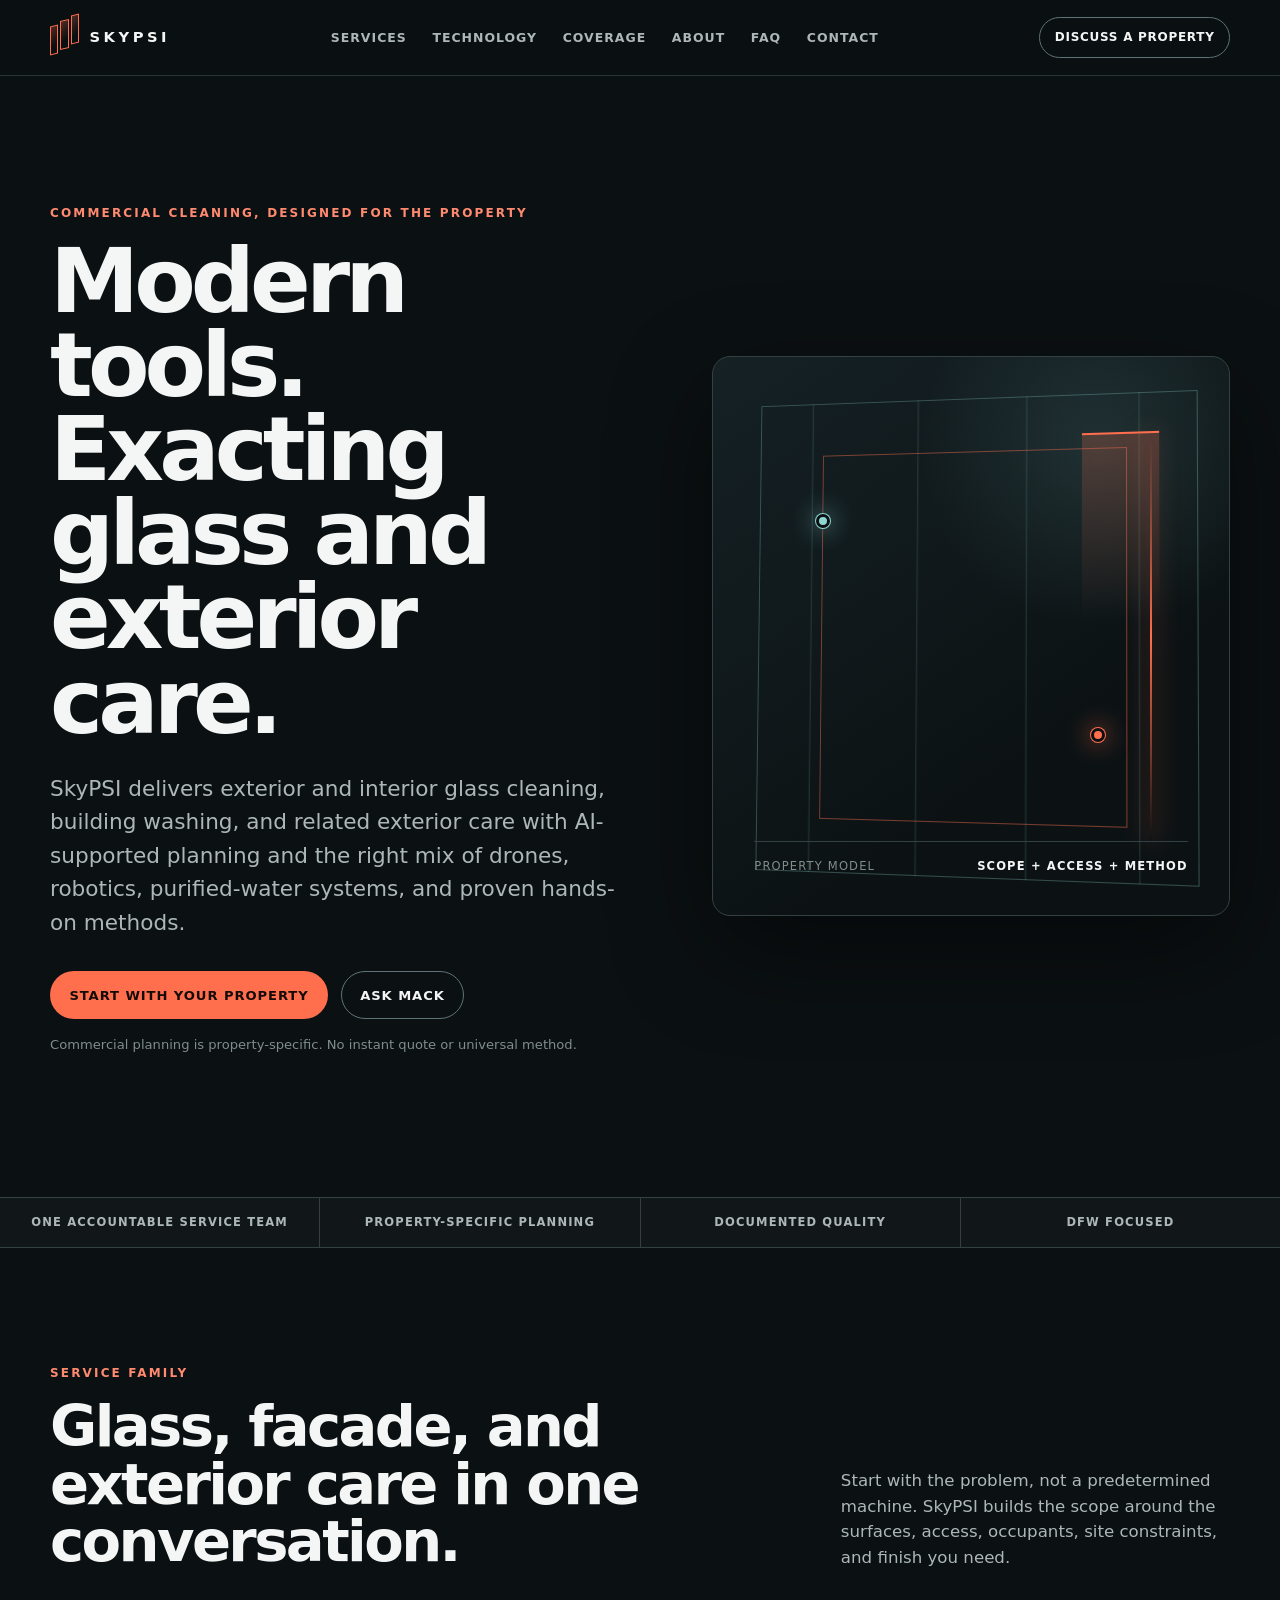
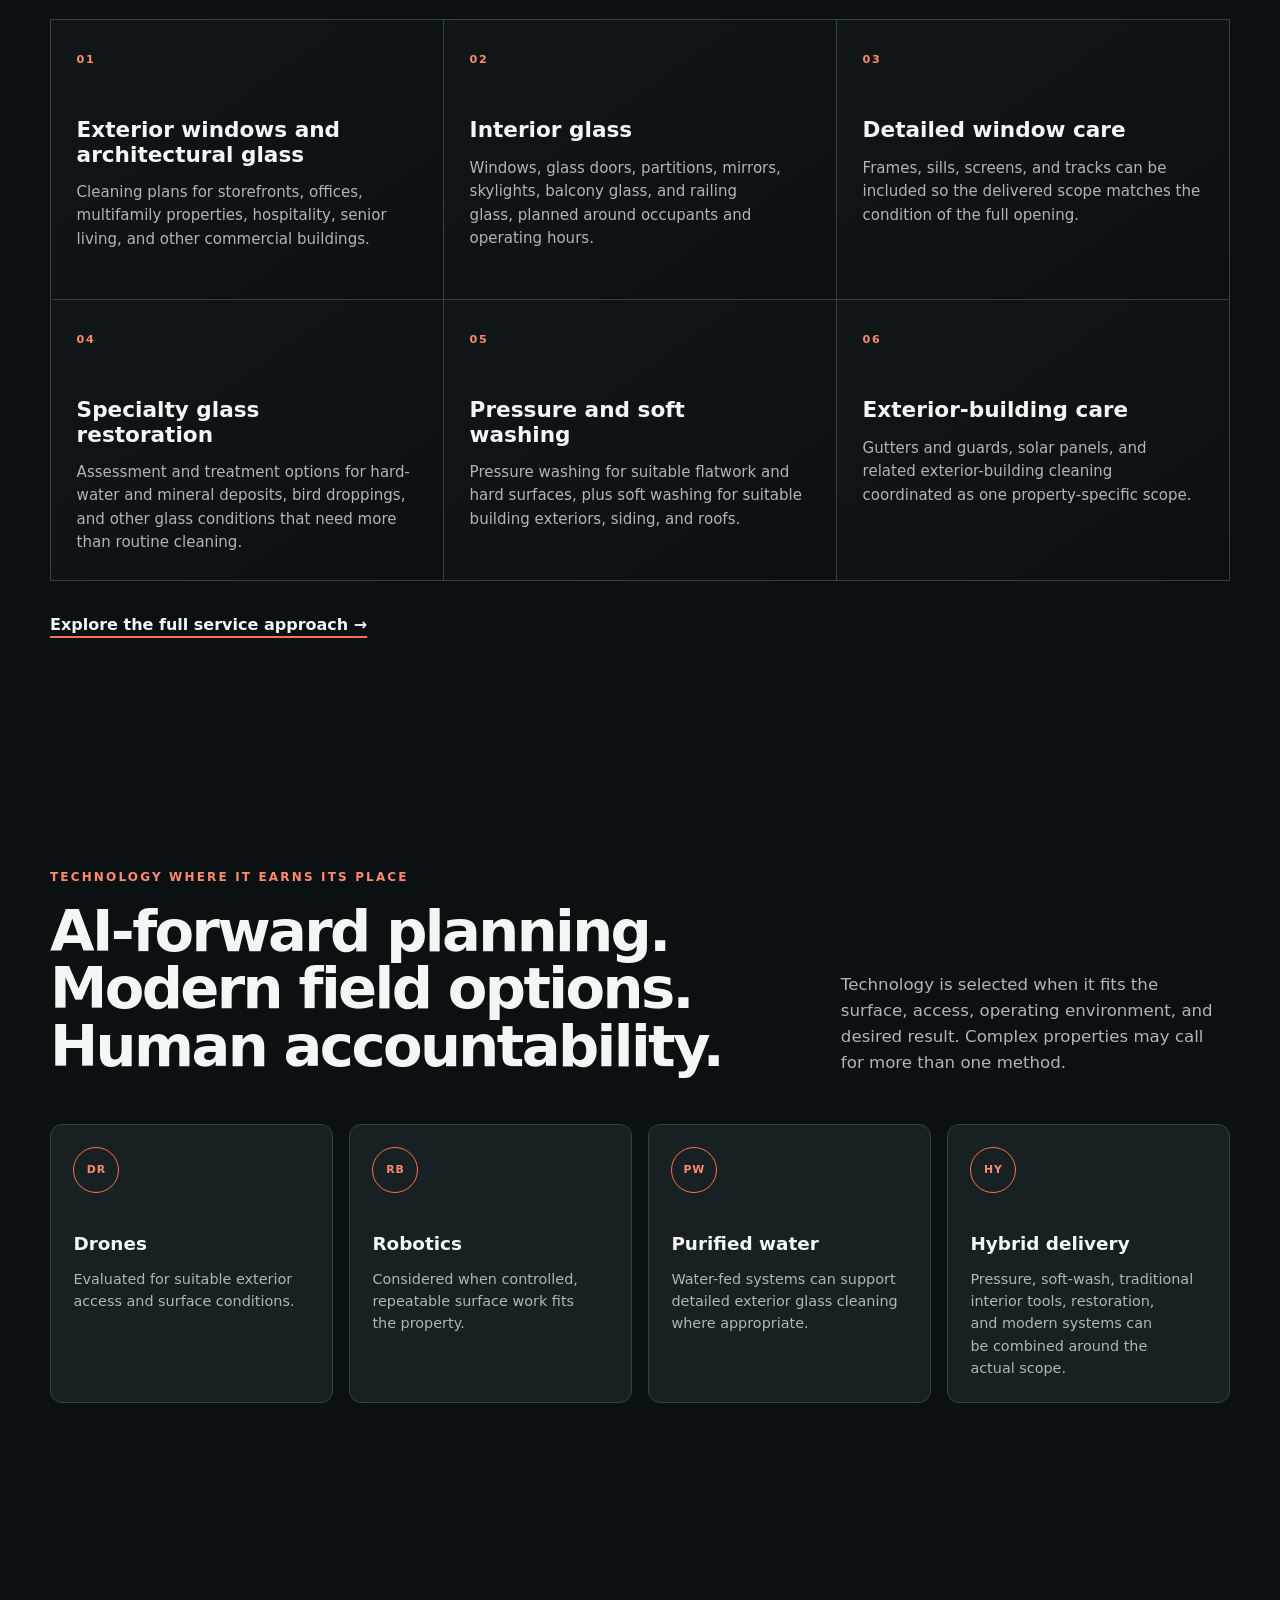
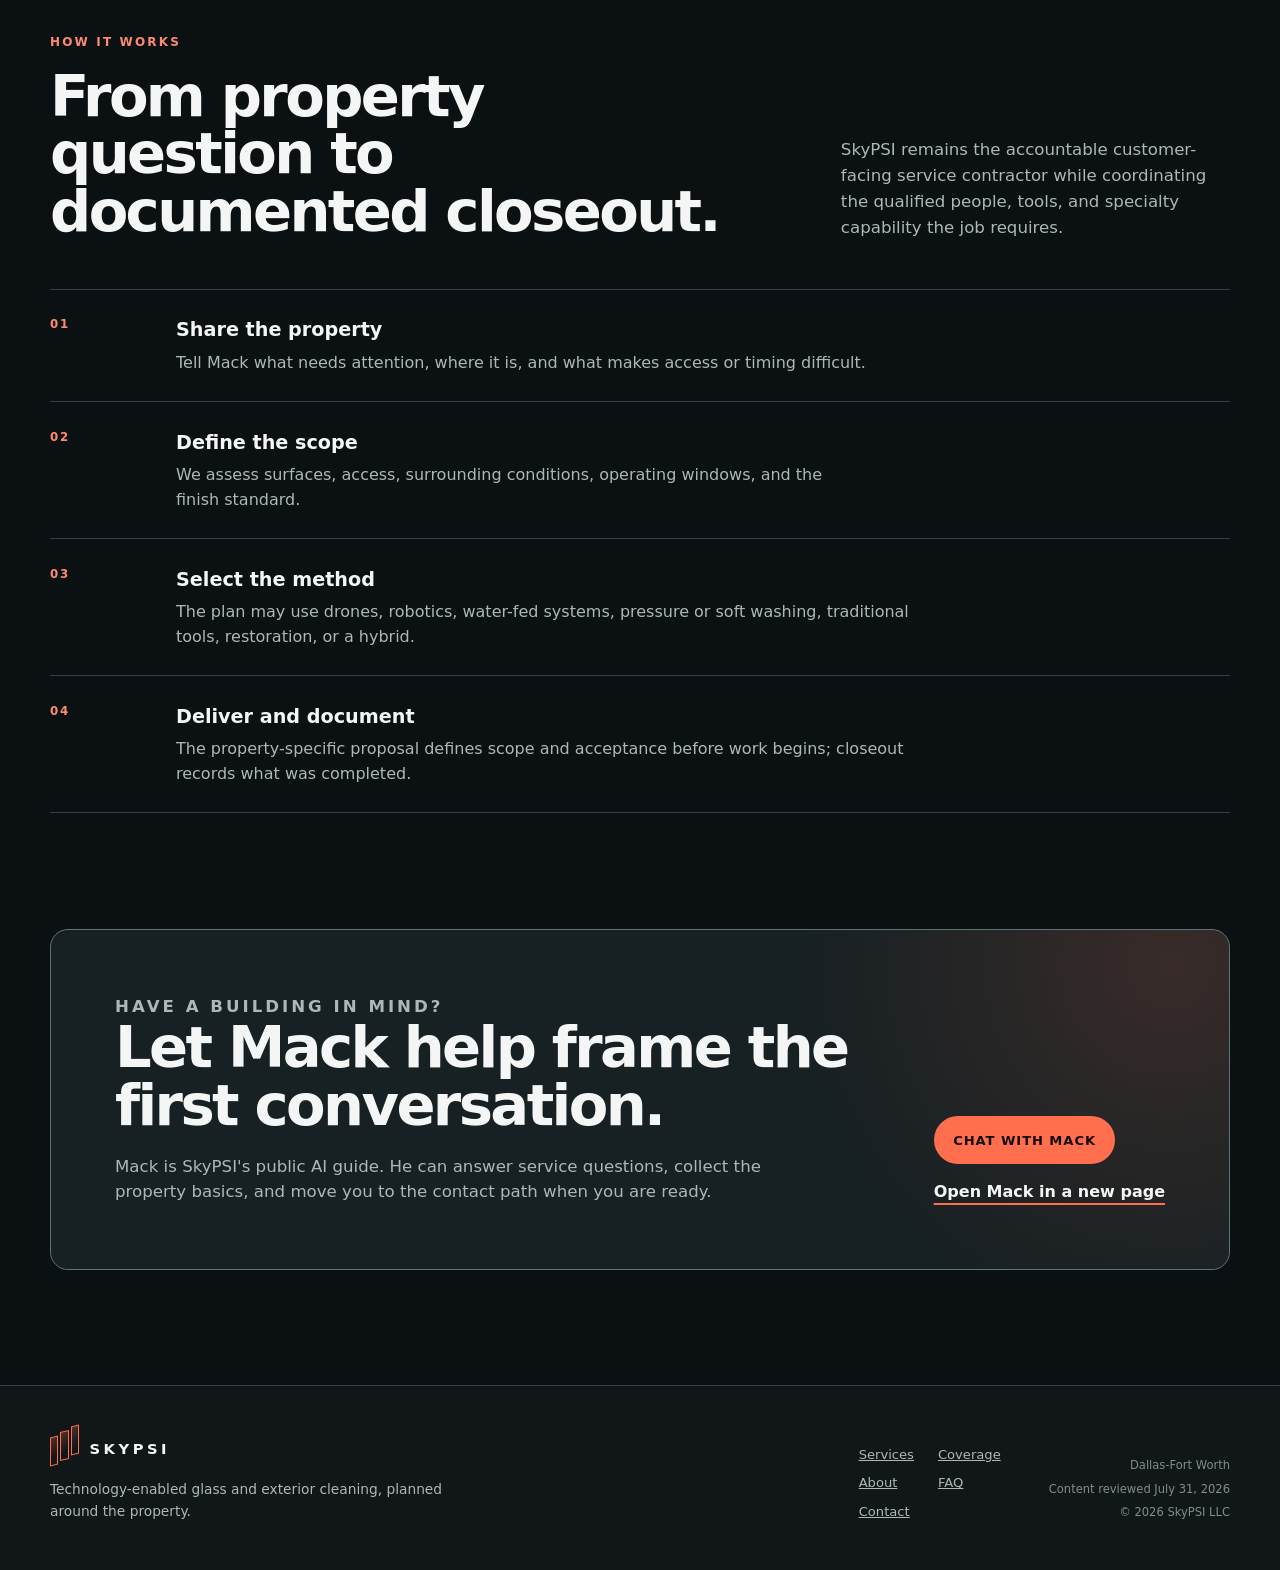
<file: index.html>
<!doctype html>
<html lang="en">
<head>
  <meta charset="utf-8">
  <meta name="viewport" content="width=device-width, initial-scale=1">
  <meta name="description" content="Commercial exterior and interior glass cleaning, facade care, pressure and soft washing, and related exterior-building cleaning in Dallas-Fort Worth.">
  <meta name="robots" content="index, follow, max-image-preview:none">
  <meta name="theme-color" content="#111719">
  <meta name="referrer" content="strict-origin-when-cross-origin">
  <meta http-equiv="Content-Security-Policy" content="default-src 'self'; style-src 'self'; script-src 'self'; frame-src https://mack.skypsi.com; connect-src 'none'; img-src 'none'; font-src 'self'; object-src 'none'; base-uri 'self'; form-action 'none'; frame-ancestors 'self'; upgrade-insecure-requests">
  <link rel="canonical" href="https://skypsi.com/">
  <link rel="stylesheet" href="/assets/site.css">
  <title>SkyPSI | Technology-Enabled Glass and Exterior Cleaning</title>
</head>
<body data-route="/">
  <a class="skip-link" href="#main">Skip to content</a>
  <header class="site-header">
    <a class="brand" href="/" aria-label="SkyPSI home"><span class="brand-mark" aria-hidden="true"><i></i><i></i><i></i></span><span>SKYPSI</span></a>
    <nav class="site-nav" aria-label="Primary navigation"><a href="/services/dfw-commercial-exterior-cleaning/">Services</a><a href="/#technology">Technology</a><a href="/coverage/">Coverage</a><a href="/about/">About</a><a href="/faq/">FAQ</a><a href="/contact/">Contact</a></nav>
    <a class="header-cta" href="/contact/">Discuss a property</a>
  </header>
  <main id="main">
<section class="hero section-shell">
  <div class="hero-copy">
    <p class="kicker">Commercial cleaning, designed for the property</p>
    <h1>Modern tools. Exacting glass and exterior care.</h1>
    <p class="hero-lead">SkyPSI delivers exterior and interior glass cleaning, building washing, and related exterior care with AI-supported planning and the right mix of drones, robotics, purified-water systems, and proven hands-on methods.</p>
    <div class="action-row">
      <a class="button button-primary" href="/contact/">Start with your property</a>
      <button class="button button-secondary" type="button" data-open-mack>Ask Mack</button>
    </div>
    <p class="microcopy">Commercial planning is property-specific. No instant quote or universal method.</p>
  </div>
  <div class="glass-system" role="img" aria-label="Abstract code-native glass facade and cleaning path">
    <div class="glass-grid" aria-hidden="true"></div>
    <div class="scan-line" aria-hidden="true"></div>
    <div class="route-dot route-dot-one" aria-hidden="true"></div>
    <div class="route-dot route-dot-two" aria-hidden="true"></div>
    <div class="system-label"><span>Property model</span><strong>Scope + access + method</strong></div>
  </div>
</section>

<section class="trust-strip" aria-label="SkyPSI service principles">
  <span>One accountable service team</span><span>Property-specific planning</span><span>Documented quality</span><span>DFW focused</span>
</section>

<section class="content-section section-shell" id="services">
  <div class="section-heading"><div><p class="kicker">Service family</p><h2>Glass, facade, and exterior care in one conversation.</h2></div><p>Start with the problem, not a predetermined machine. SkyPSI builds the scope around the surfaces, access, occupants, site constraints, and finish you need.</p></div>
  <div class="service-grid" aria-label="Cleaning services">
  <article class="service-card"><span class="service-number">01</span><h3>Exterior windows and architectural glass</h3><p>Cleaning plans for storefronts, offices, multifamily properties, hospitality, senior living, and other commercial buildings.</p></article>
  <article class="service-card"><span class="service-number">02</span><h3>Interior glass</h3><p>Windows, glass doors, partitions, mirrors, skylights, balcony glass, and railing glass, planned around occupants and operating hours.</p></article>
  <article class="service-card"><span class="service-number">03</span><h3>Detailed window care</h3><p>Frames, sills, screens, and tracks can be included so the delivered scope matches the condition of the full opening.</p></article>
  <article class="service-card"><span class="service-number">04</span><h3>Specialty glass restoration</h3><p>Assessment and treatment options for hard-water and mineral deposits, bird droppings, and other glass conditions that need more than routine cleaning.</p></article>
  <article class="service-card"><span class="service-number">05</span><h3>Pressure and soft washing</h3><p>Pressure washing for suitable flatwork and hard surfaces, plus soft washing for suitable building exteriors, siding, and roofs.</p></article>
  <article class="service-card"><span class="service-number">06</span><h3>Exterior-building care</h3><p>Gutters and guards, solar panels, and related exterior-building cleaning coordinated as one property-specific scope.</p></article>
</div>
  <div class="section-actions"><a class="text-link" href="/services/dfw-commercial-exterior-cleaning/">Explore the full service approach <span aria-hidden="true">&#8594;</span></a></div>
</section>

<section class="content-section section-shell technology-band" id="technology">
  <div class="section-heading"><div><p class="kicker">Technology where it earns its place</p><h2>AI-forward planning. Modern field options. Human accountability.</h2></div><p>Technology is selected when it fits the surface, access, operating environment, and desired result. Complex properties may call for more than one method.</p></div>
  <div class="method-grid">
  <article><span class="method-icon" aria-hidden="true">DR</span><h3>Drones</h3><p>Evaluated for suitable exterior access and surface conditions.</p></article>
  <article><span class="method-icon" aria-hidden="true">RB</span><h3>Robotics</h3><p>Considered when controlled, repeatable surface work fits the property.</p></article>
  <article><span class="method-icon" aria-hidden="true">PW</span><h3>Purified water</h3><p>Water-fed systems can support detailed exterior glass cleaning where appropriate.</p></article>
  <article><span class="method-icon" aria-hidden="true">HY</span><h3>Hybrid delivery</h3><p>Pressure, soft-wash, traditional interior tools, restoration, and modern systems can be combined around the actual scope.</p></article>
</div>
</section>

<section class="content-section section-shell process-section">
  <div class="section-heading"><div><p class="kicker">How it works</p><h2>From property question to documented closeout.</h2></div><p>SkyPSI remains the accountable customer-facing service contractor while coordinating the qualified people, tools, and specialty capability the job requires.</p></div>
  <ol class="process-list">
    <li><span>01</span><div><h3>Share the property</h3><p>Tell Mack what needs attention, where it is, and what makes access or timing difficult.</p></div></li>
    <li><span>02</span><div><h3>Define the scope</h3><p>We assess surfaces, access, surrounding conditions, operating windows, and the finish standard.</p></div></li>
    <li><span>03</span><div><h3>Select the method</h3><p>The plan may use drones, robotics, water-fed systems, pressure or soft washing, traditional tools, restoration, or a hybrid.</p></div></li>
    <li><span>04</span><div><h3>Deliver and document</h3><p>The property-specific proposal defines scope and acceptance before work begins; closeout records what was completed.</p></div></li>
  </ol>
</section>

<section class="cta-panel section-shell">
  <div><p class="kicker">Have a building in mind?</p><h2>Let Mack help frame the first conversation.</h2><p>Mack is SkyPSI's public AI guide. He can answer service questions, collect the property basics, and move you to the contact path when you are ready.</p></div>
  <div class="action-stack"><button class="button button-primary" type="button" data-open-mack>Chat with Mack</button><a class="text-link" data-mack-url href="https://mack.skypsi.com/mack">Open Mack in a new page</a></div>
</section>
</main>
  <footer class="site-footer">
    <div><a class="brand footer-brand" href="/"><span class="brand-mark" aria-hidden="true"><i></i><i></i><i></i></span><span>SKYPSI</span></a><p>Technology-enabled glass and exterior cleaning, planned around the property.</p></div>
    <div class="footer-links"><a href="/services/dfw-commercial-exterior-cleaning/">Services</a><a href="/coverage/">Coverage</a><a href="/about/">About</a><a href="/faq/">FAQ</a><a href="/contact/">Contact</a></div>
    <div class="footer-meta"><span>Dallas-Fort Worth</span><span>Content reviewed July 31, 2026</span><span>&copy; 2026 SkyPSI LLC</span></div>
  </footer>
<dialog class="mack-dialog" data-mack-dialog aria-labelledby="mack-dialog-title">
  <div class="frame-head"><div><span class="status-dot" aria-hidden="true"></span><strong id="mack-dialog-title">Mack</strong><span>SkyPSI AI</span></div><button class="icon-button" type="button" data-close-mack aria-label="Close Mack chat">Close</button></div>
  <iframe class="mack-frame" src="https://mack.skypsi.com/mack?source=skypsi.com&amp;landing_page=/" data-mack-url title="Chat with Mack, SkyPSI AI" loading="lazy" sandbox="allow-forms allow-scripts allow-same-origin" referrerpolicy="strict-origin-when-cross-origin"></iframe>
  <p class="frame-fallback">If the chat does not load, <a data-mack-url href="https://mack.skypsi.com/mack">open Mack directly.</a></p>
</dialog>
  <script src="/assets/site.js" defer></script>
</body>
</html>
</file>
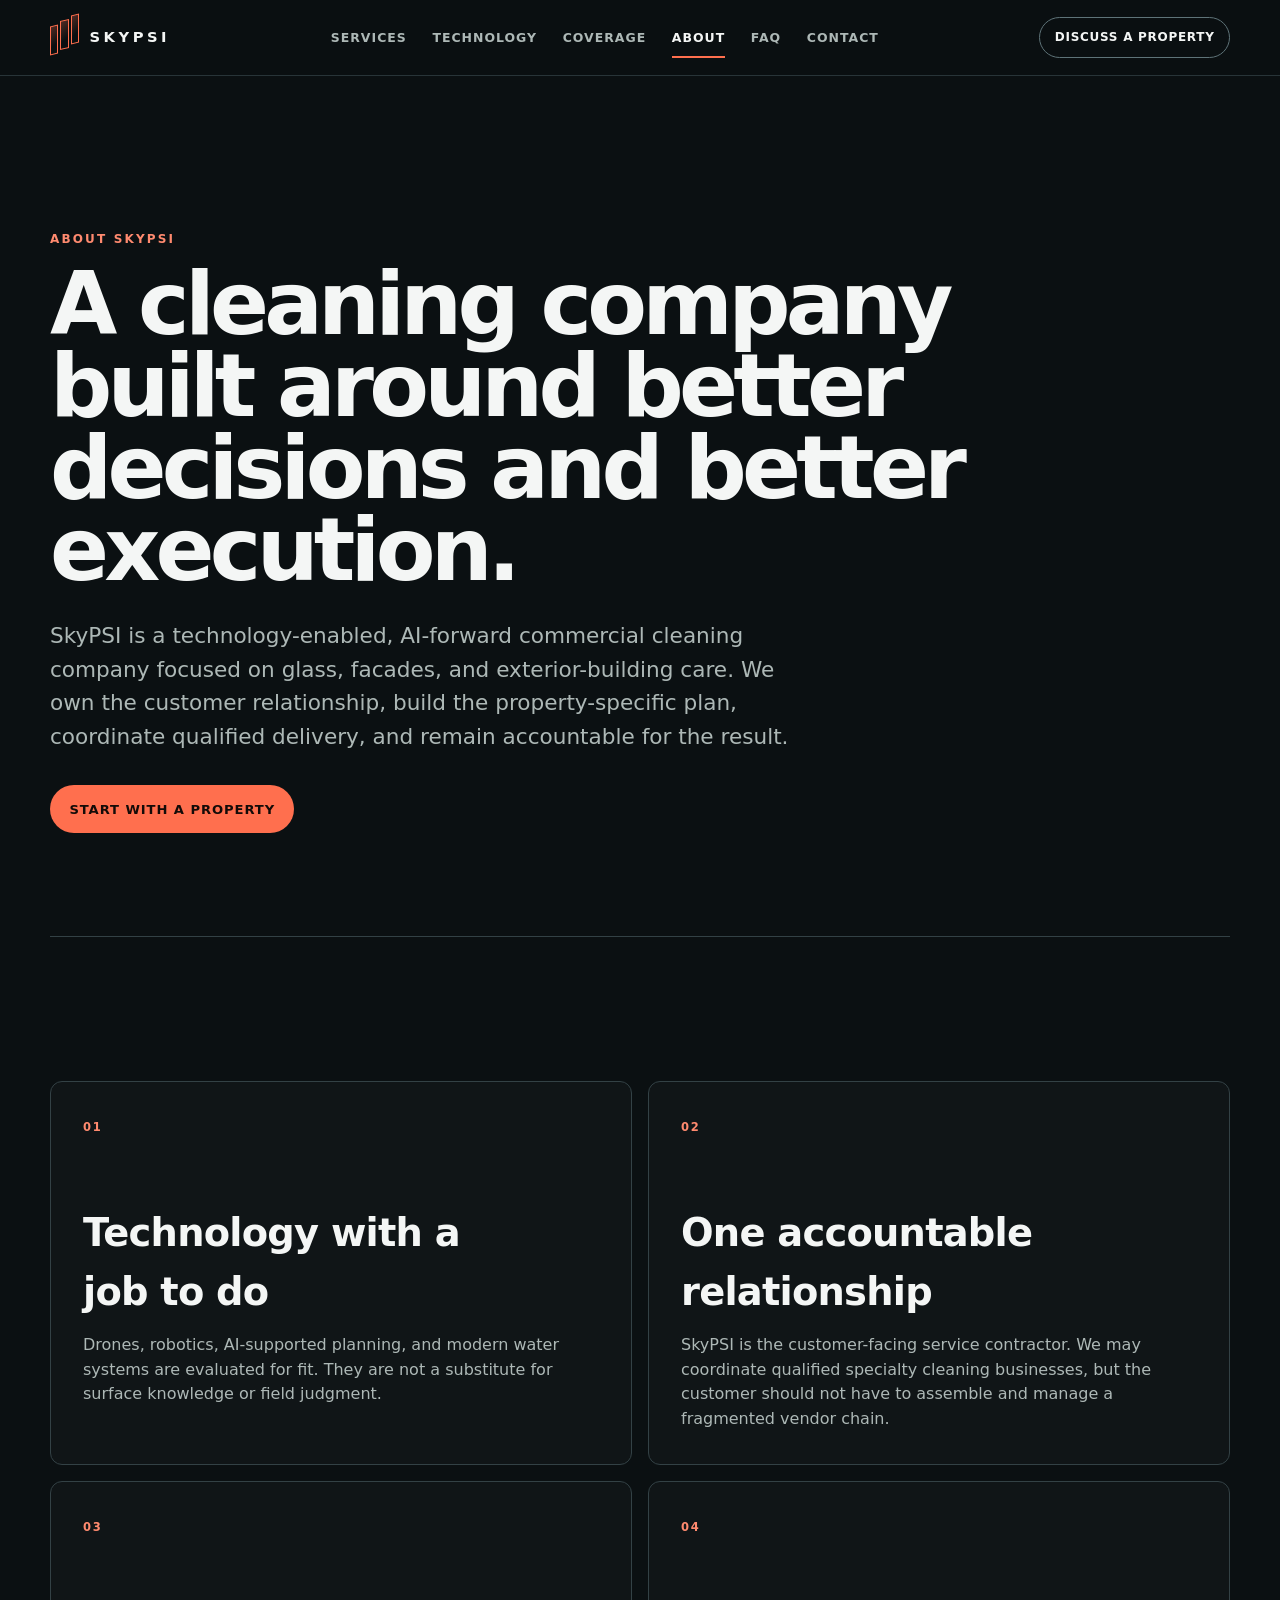
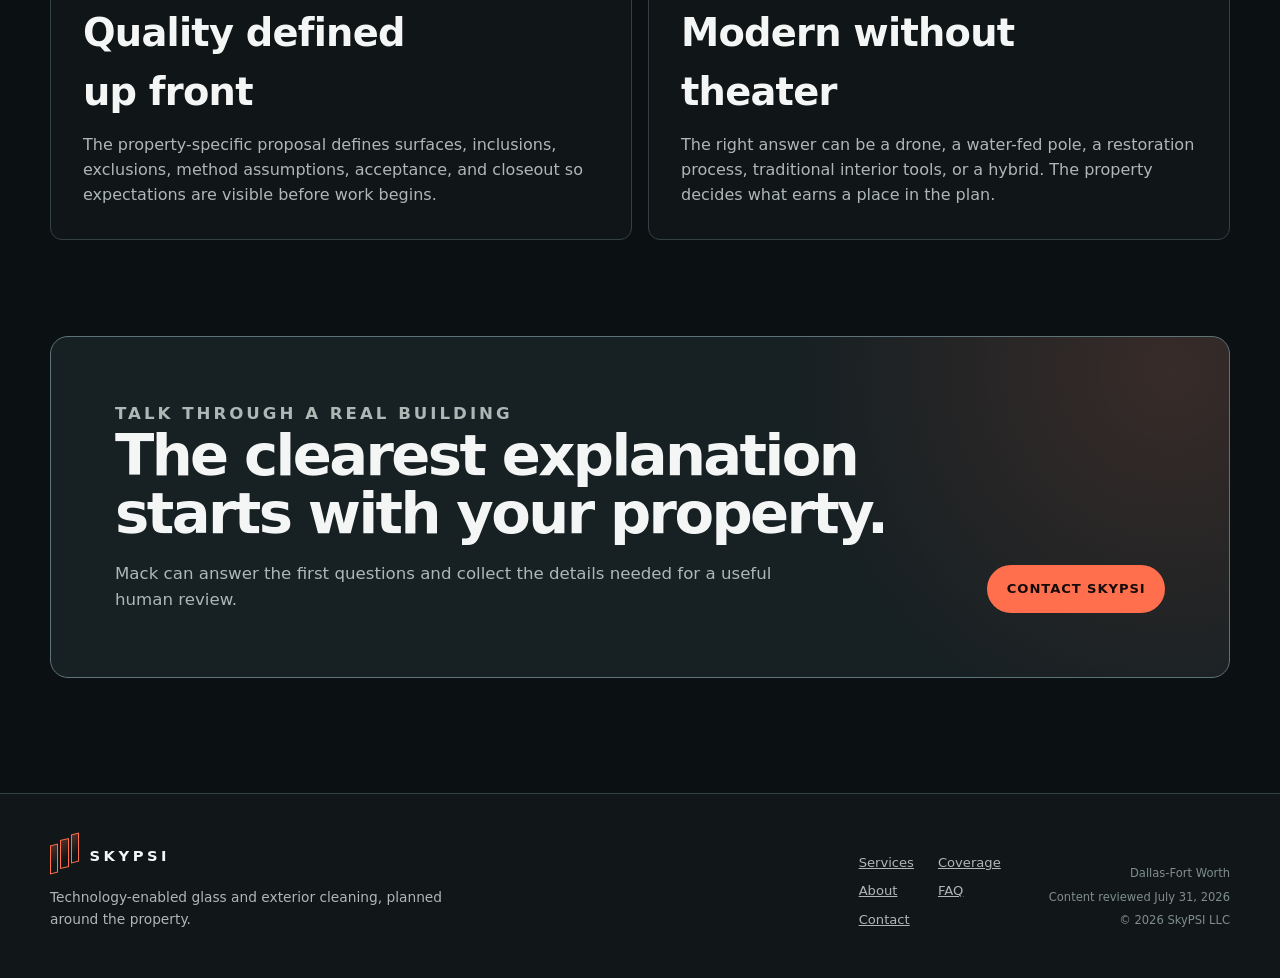
<file: about/index.html>
<!doctype html>
<html lang="en">
<head>
  <meta charset="utf-8">
  <meta name="viewport" content="width=device-width, initial-scale=1">
  <meta name="description" content="SkyPSI combines AI-supported planning, modern cleaning technology, qualified delivery, and one accountable customer relationship.">
  <meta name="robots" content="index, follow, max-image-preview:none">
  <meta name="theme-color" content="#111719">
  <meta name="referrer" content="strict-origin-when-cross-origin">
  <meta http-equiv="Content-Security-Policy" content="default-src 'self'; style-src 'self'; script-src 'self'; frame-src https://mack.skypsi.com; connect-src 'none'; img-src 'none'; font-src 'self'; object-src 'none'; base-uri 'self'; form-action 'none'; frame-ancestors 'self'; upgrade-insecure-requests">
  <link rel="canonical" href="https://skypsi.com/about/">
  <link rel="stylesheet" href="/assets/site.css">
  <title>About SkyPSI | Technology-Enabled Commercial Cleaning</title>
</head>
<body data-route="/about/">
  <a class="skip-link" href="#main">Skip to content</a>
  <header class="site-header">
    <a class="brand" href="/" aria-label="SkyPSI home"><span class="brand-mark" aria-hidden="true"><i></i><i></i><i></i></span><span>SKYPSI</span></a>
    <nav class="site-nav" aria-label="Primary navigation"><a href="/services/dfw-commercial-exterior-cleaning/">Services</a><a href="/#technology">Technology</a><a href="/coverage/">Coverage</a><a href="/about/" aria-current="page">About</a><a href="/faq/">FAQ</a><a href="/contact/">Contact</a></nav>
    <a class="header-cta" href="/contact/">Discuss a property</a>
  </header>
  <main id="main">
<section class="page-hero section-shell">
  <p class="kicker">About SkyPSI</p>
  <h1>A cleaning company built around better decisions and better execution.</h1>
  <p>SkyPSI is a technology-enabled, AI-forward commercial cleaning company focused on glass, facades, and exterior-building care. We own the customer relationship, build the property-specific plan, coordinate qualified delivery, and remain accountable for the result.</p>
  <div class="action-row"><a class="button button-primary" href="/contact/">Start with a property</a></div>
</section>

<section class="content-section section-shell values-grid">
  <article><span>01</span><h2>Technology with a job to do</h2><p>Drones, robotics, AI-supported planning, and modern water systems are evaluated for fit. They are not a substitute for surface knowledge or field judgment.</p></article>
  <article><span>02</span><h2>One accountable relationship</h2><p>SkyPSI is the customer-facing service contractor. We may coordinate qualified specialty cleaning businesses, but the customer should not have to assemble and manage a fragmented vendor chain.</p></article>
  <article><span>03</span><h2>Quality defined up front</h2><p>The property-specific proposal defines surfaces, inclusions, exclusions, method assumptions, acceptance, and closeout so expectations are visible before work begins.</p></article>
  <article><span>04</span><h2>Modern without theater</h2><p>The right answer can be a drone, a water-fed pole, a restoration process, traditional interior tools, or a hybrid. The property decides what earns a place in the plan.</p></article>
</section>

<section class="cta-panel section-shell">
  <div><p class="kicker">Talk through a real building</p><h2>The clearest explanation starts with your property.</h2><p>Mack can answer the first questions and collect the details needed for a useful human review.</p></div>
  <a class="button button-primary" href="/contact/">Contact SkyPSI</a>
</section>
</main>
  <footer class="site-footer">
    <div><a class="brand footer-brand" href="/"><span class="brand-mark" aria-hidden="true"><i></i><i></i><i></i></span><span>SKYPSI</span></a><p>Technology-enabled glass and exterior cleaning, planned around the property.</p></div>
    <div class="footer-links"><a href="/services/dfw-commercial-exterior-cleaning/">Services</a><a href="/coverage/">Coverage</a><a href="/about/">About</a><a href="/faq/">FAQ</a><a href="/contact/">Contact</a></div>
    <div class="footer-meta"><span>Dallas-Fort Worth</span><span>Content reviewed July 31, 2026</span><span>&copy; 2026 SkyPSI LLC</span></div>
  </footer>

  <script src="/assets/site.js" defer></script>
</body>
</html>
</file>
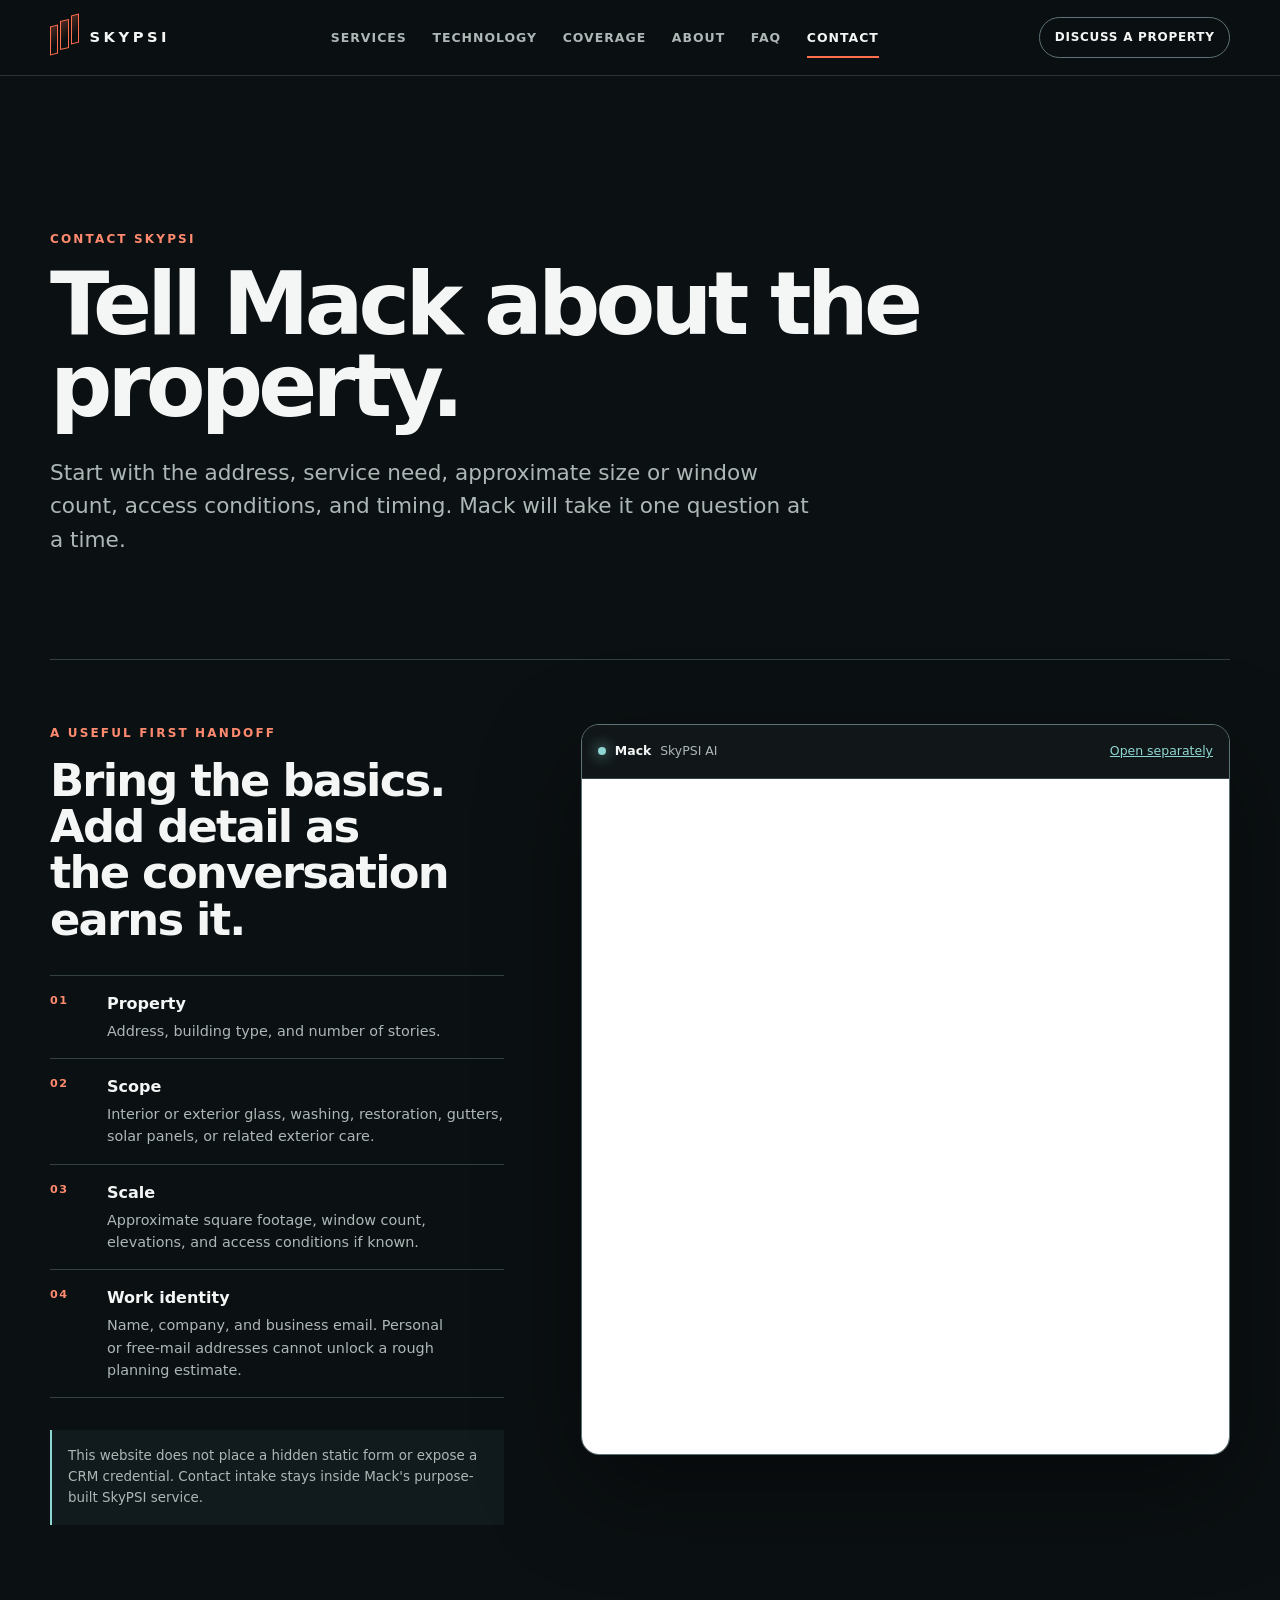
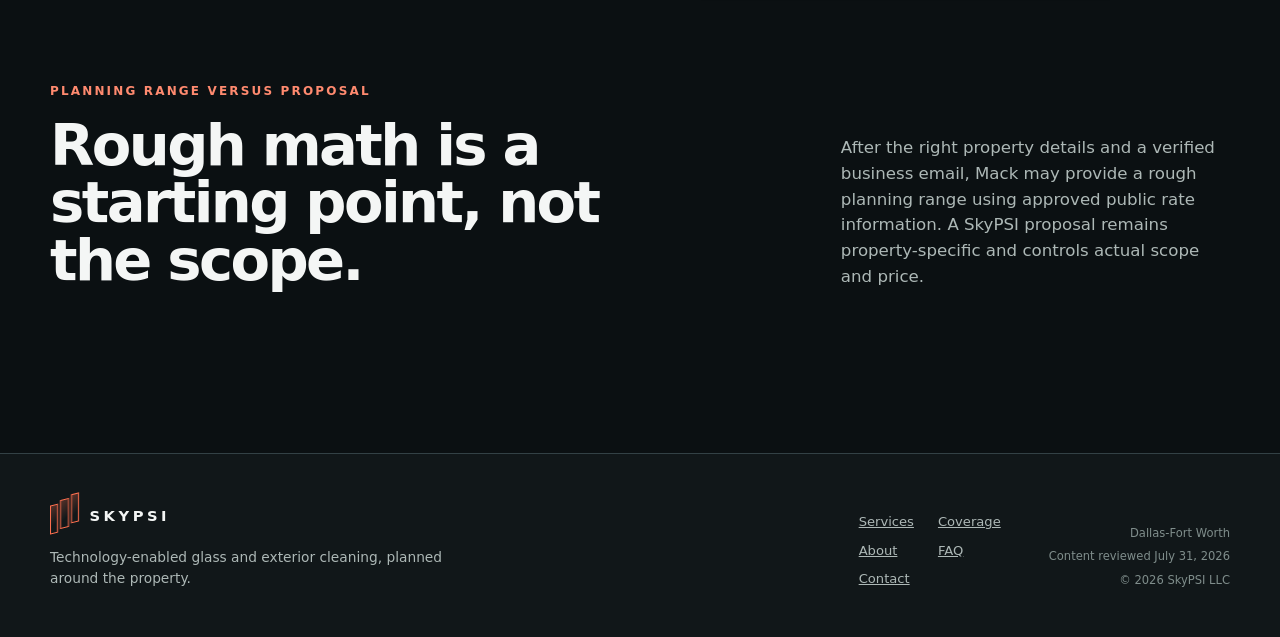
<file: contact/index.html>
<!doctype html>
<html lang="en">
<head>
  <meta charset="utf-8">
  <meta name="viewport" content="width=device-width, initial-scale=1">
  <meta name="description" content="Tell Mack about your commercial glass or exterior-cleaning property in Dallas-Fort Worth and prepare the right next step.">
  <meta name="robots" content="index, follow, max-image-preview:none">
  <meta name="theme-color" content="#111719">
  <meta name="referrer" content="strict-origin-when-cross-origin">
  <meta http-equiv="Content-Security-Policy" content="default-src 'self'; style-src 'self'; script-src 'self'; frame-src https://mack.skypsi.com; connect-src 'none'; img-src 'none'; font-src 'self'; object-src 'none'; base-uri 'self'; form-action 'none'; frame-ancestors 'self'; upgrade-insecure-requests">
  <link rel="canonical" href="https://skypsi.com/contact/">
  <link rel="stylesheet" href="/assets/site.css">
  <title>Contact SkyPSI | Start a Property Conversation</title>
</head>
<body data-route="/contact/">
  <a class="skip-link" href="#main">Skip to content</a>
  <header class="site-header">
    <a class="brand" href="/" aria-label="SkyPSI home"><span class="brand-mark" aria-hidden="true"><i></i><i></i><i></i></span><span>SKYPSI</span></a>
    <nav class="site-nav" aria-label="Primary navigation"><a href="/services/dfw-commercial-exterior-cleaning/">Services</a><a href="/#technology">Technology</a><a href="/coverage/">Coverage</a><a href="/about/">About</a><a href="/faq/">FAQ</a><a href="/contact/" aria-current="page">Contact</a></nav>
    <a class="header-cta" href="/contact/">Discuss a property</a>
  </header>
  <main id="main">
<section class="page-hero section-shell contact-hero">
  <p class="kicker">Contact SkyPSI</p>
  <h1>Tell Mack about the property.</h1>
  <p>Start with the address, service need, approximate size or window count, access conditions, and timing. Mack will take it one question at a time.</p>
</section>

<section class="contact-layout section-shell">
  <div class="contact-guidance">
    <p class="kicker">A useful first handoff</p>
    <h2>Bring the basics. Add detail as the conversation earns it.</h2>
    <ul class="contact-list">
      <li><span>01</span><div><strong>Property</strong><p>Address, building type, and number of stories.</p></div></li>
      <li><span>02</span><div><strong>Scope</strong><p>Interior or exterior glass, washing, restoration, gutters, solar panels, or related exterior care.</p></div></li>
      <li><span>03</span><div><strong>Scale</strong><p>Approximate square footage, window count, elevations, and access conditions if known.</p></div></li>
      <li><span>04</span><div><strong>Work identity</strong><p>Name, company, and business email. Personal or free-mail addresses cannot unlock a rough planning estimate.</p></div></li>
    </ul>
    <p class="privacy-note">This website does not place a hidden static form or expose a CRM credential. Contact intake stays inside Mack's purpose-built SkyPSI service.</p>
  </div>
  <div class="mack-frame-shell contact-frame-shell">
    <div class="frame-head"><div><span class="status-dot" aria-hidden="true"></span><strong>Mack</strong><span>SkyPSI AI</span></div><a data-mack-url href="https://mack.skypsi.com/contact">Open separately</a></div>
    <iframe class="mack-frame contact-frame" src="https://mack.skypsi.com/contact?source=skypsi.com&amp;landing_page=%2Fcontact%2F" data-mack-url title="Contact SkyPSI through Mack" loading="eager" sandbox="allow-forms allow-scripts allow-same-origin" referrerpolicy="strict-origin-when-cross-origin"></iframe>
    <noscript><p class="frame-fallback">JavaScript is unavailable. <a href="https://mack.skypsi.com/contact">Open Mack's contact intake directly.</a></p></noscript>
  </div>
</section>

<section class="content-section section-shell compact-section">
  <div class="section-heading"><div><p class="kicker">Planning range versus proposal</p><h2>Rough math is a starting point, not the scope.</h2></div><p>After the right property details and a verified business email, Mack may provide a rough planning range using approved public rate information. A SkyPSI proposal remains property-specific and controls actual scope and price.</p></div>
</section>
</main>
  <footer class="site-footer">
    <div><a class="brand footer-brand" href="/"><span class="brand-mark" aria-hidden="true"><i></i><i></i><i></i></span><span>SKYPSI</span></a><p>Technology-enabled glass and exterior cleaning, planned around the property.</p></div>
    <div class="footer-links"><a href="/services/dfw-commercial-exterior-cleaning/">Services</a><a href="/coverage/">Coverage</a><a href="/about/">About</a><a href="/faq/">FAQ</a><a href="/contact/">Contact</a></div>
    <div class="footer-meta"><span>Dallas-Fort Worth</span><span>Content reviewed July 31, 2026</span><span>&copy; 2026 SkyPSI LLC</span></div>
  </footer>

  <script src="/assets/site.js" defer></script>
</body>
</html>
</file>
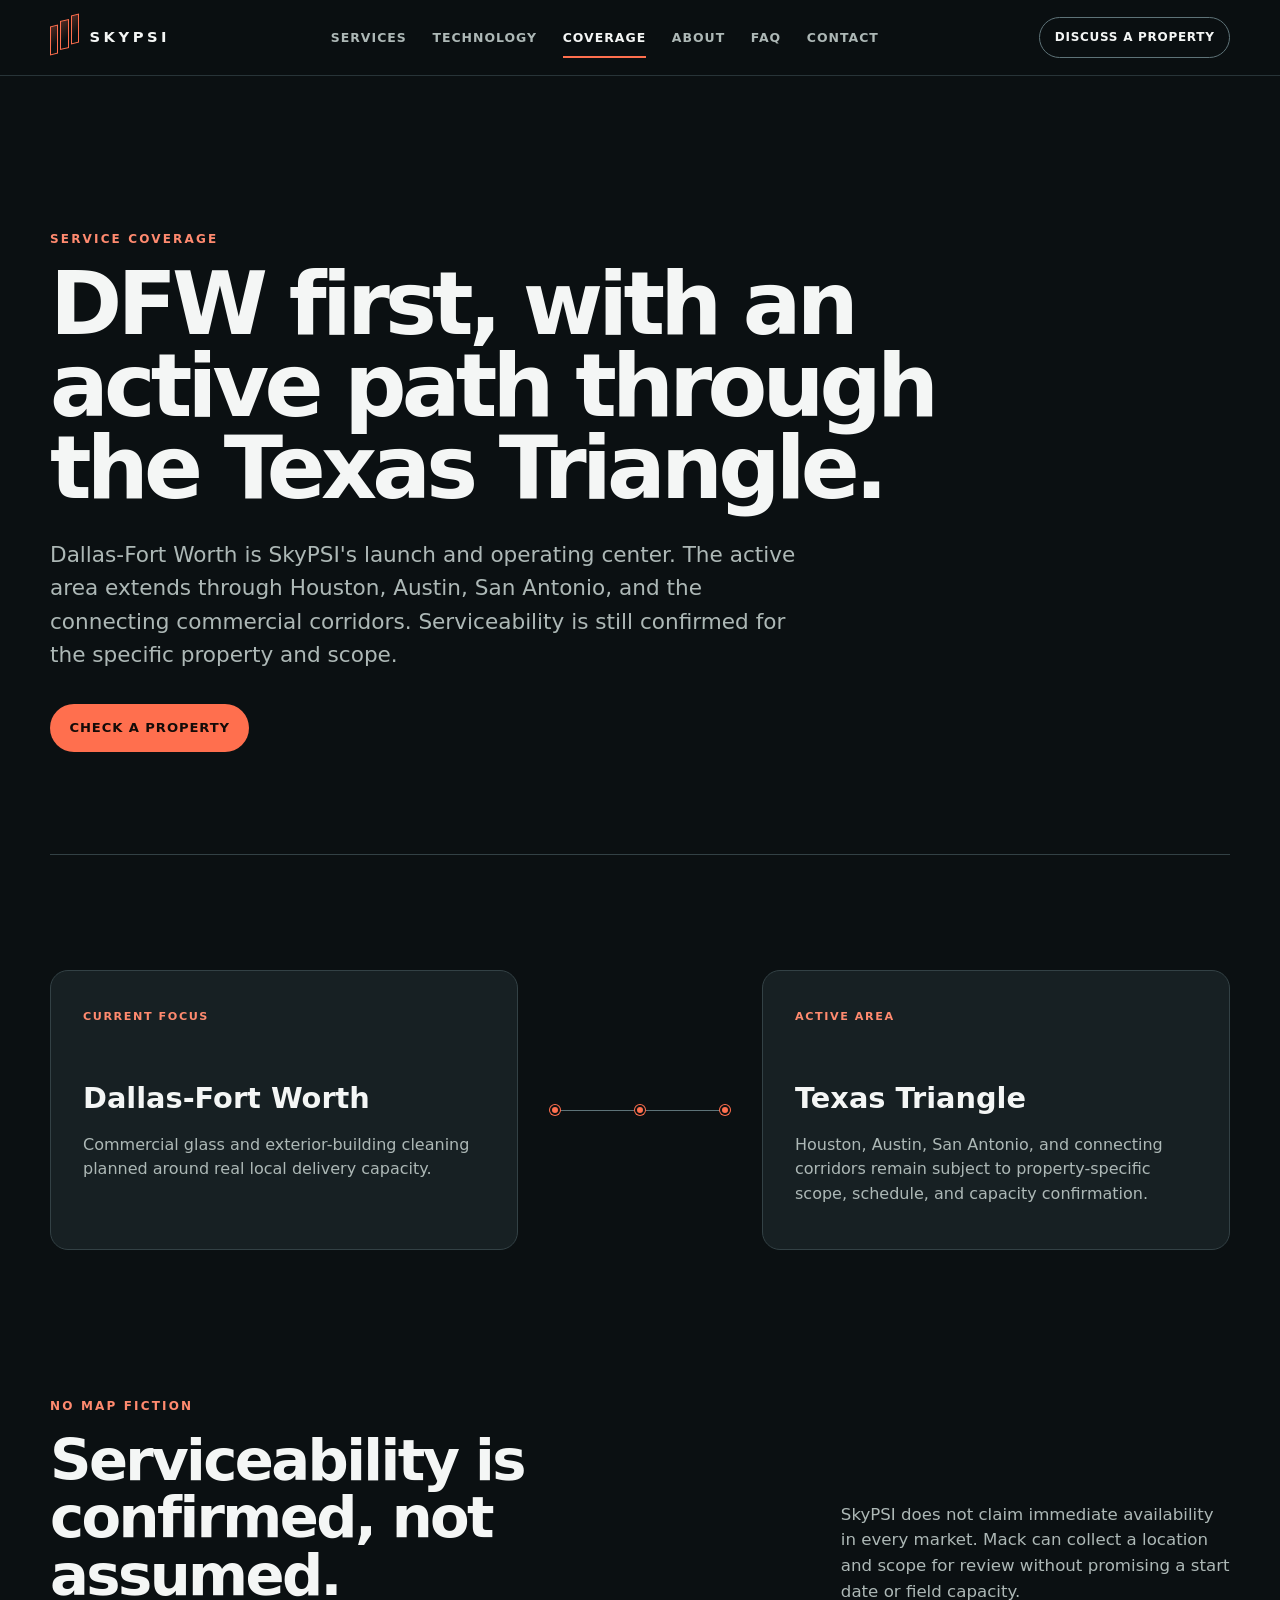
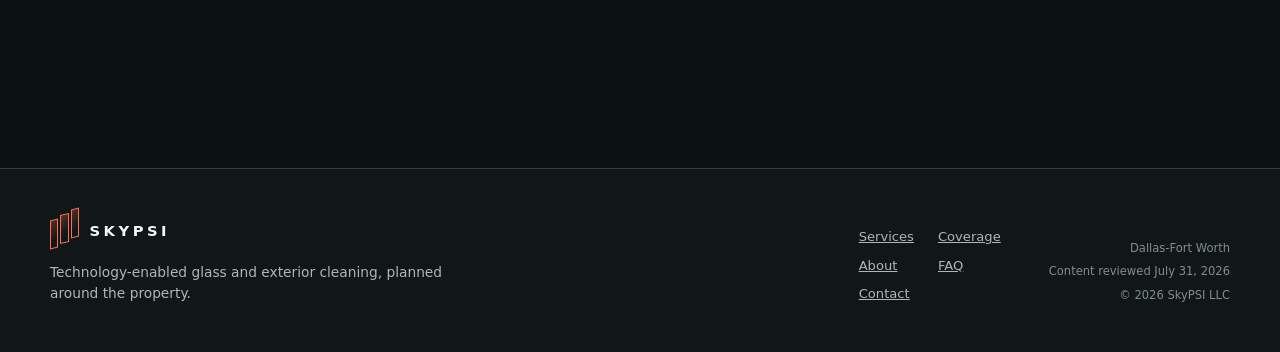
<file: coverage/index.html>
<!doctype html>
<html lang="en">
<head>
  <meta charset="utf-8">
  <meta name="viewport" content="width=device-width, initial-scale=1">
  <meta name="description" content="Dallas-Fort Worth is SkyPSI&#x27;s launch and operating center, with an active service area through the Texas Triangle subject to property review.">
  <meta name="robots" content="index, follow, max-image-preview:none">
  <meta name="theme-color" content="#111719">
  <meta name="referrer" content="strict-origin-when-cross-origin">
  <meta http-equiv="Content-Security-Policy" content="default-src 'self'; style-src 'self'; script-src 'self'; frame-src https://mack.skypsi.com; connect-src 'none'; img-src 'none'; font-src 'self'; object-src 'none'; base-uri 'self'; form-action 'none'; frame-ancestors 'self'; upgrade-insecure-requests">
  <link rel="canonical" href="https://skypsi.com/coverage/">
  <link rel="stylesheet" href="/assets/site.css">
  <title>SkyPSI Service Coverage | Dallas-Fort Worth and Texas</title>
</head>
<body data-route="/coverage/">
  <a class="skip-link" href="#main">Skip to content</a>
  <header class="site-header">
    <a class="brand" href="/" aria-label="SkyPSI home"><span class="brand-mark" aria-hidden="true"><i></i><i></i><i></i></span><span>SKYPSI</span></a>
    <nav class="site-nav" aria-label="Primary navigation"><a href="/services/dfw-commercial-exterior-cleaning/">Services</a><a href="/#technology">Technology</a><a href="/coverage/" aria-current="page">Coverage</a><a href="/about/">About</a><a href="/faq/">FAQ</a><a href="/contact/">Contact</a></nav>
    <a class="header-cta" href="/contact/">Discuss a property</a>
  </header>
  <main id="main">
<section class="page-hero section-shell">
  <p class="kicker">Service coverage</p>
  <h1>DFW first, with an active path through the Texas Triangle.</h1>
  <p>Dallas-Fort Worth is SkyPSI's launch and operating center. The active area extends through Houston, Austin, San Antonio, and the connecting commercial corridors. Serviceability is still confirmed for the specific property and scope.</p>
  <div class="action-row"><a class="button button-primary" href="/contact/">Check a property</a></div>
</section>

<section class="content-section section-shell coverage-map" aria-label="Texas market approach">
  <div class="market-core"><span>Current focus</span><strong>Dallas-Fort Worth</strong><p>Commercial glass and exterior-building cleaning planned around real local delivery capacity.</p></div>
  <div class="market-path" aria-hidden="true"><i></i><i></i><i></i></div>
  <div class="market-next"><span>Active area</span><strong>Texas Triangle</strong><p>Houston, Austin, San Antonio, and connecting corridors remain subject to property-specific scope, schedule, and capacity confirmation.</p></div>
</section>

<section class="content-section section-shell compact-section">
  <div class="section-heading"><div><p class="kicker">No map fiction</p><h2>Serviceability is confirmed, not assumed.</h2></div><p>SkyPSI does not claim immediate availability in every market. Mack can collect a location and scope for review without promising a start date or field capacity.</p></div>
</section>
</main>
  <footer class="site-footer">
    <div><a class="brand footer-brand" href="/"><span class="brand-mark" aria-hidden="true"><i></i><i></i><i></i></span><span>SKYPSI</span></a><p>Technology-enabled glass and exterior cleaning, planned around the property.</p></div>
    <div class="footer-links"><a href="/services/dfw-commercial-exterior-cleaning/">Services</a><a href="/coverage/">Coverage</a><a href="/about/">About</a><a href="/faq/">FAQ</a><a href="/contact/">Contact</a></div>
    <div class="footer-meta"><span>Dallas-Fort Worth</span><span>Content reviewed July 31, 2026</span><span>&copy; 2026 SkyPSI LLC</span></div>
  </footer>

  <script src="/assets/site.js" defer></script>
</body>
</html>
</file>
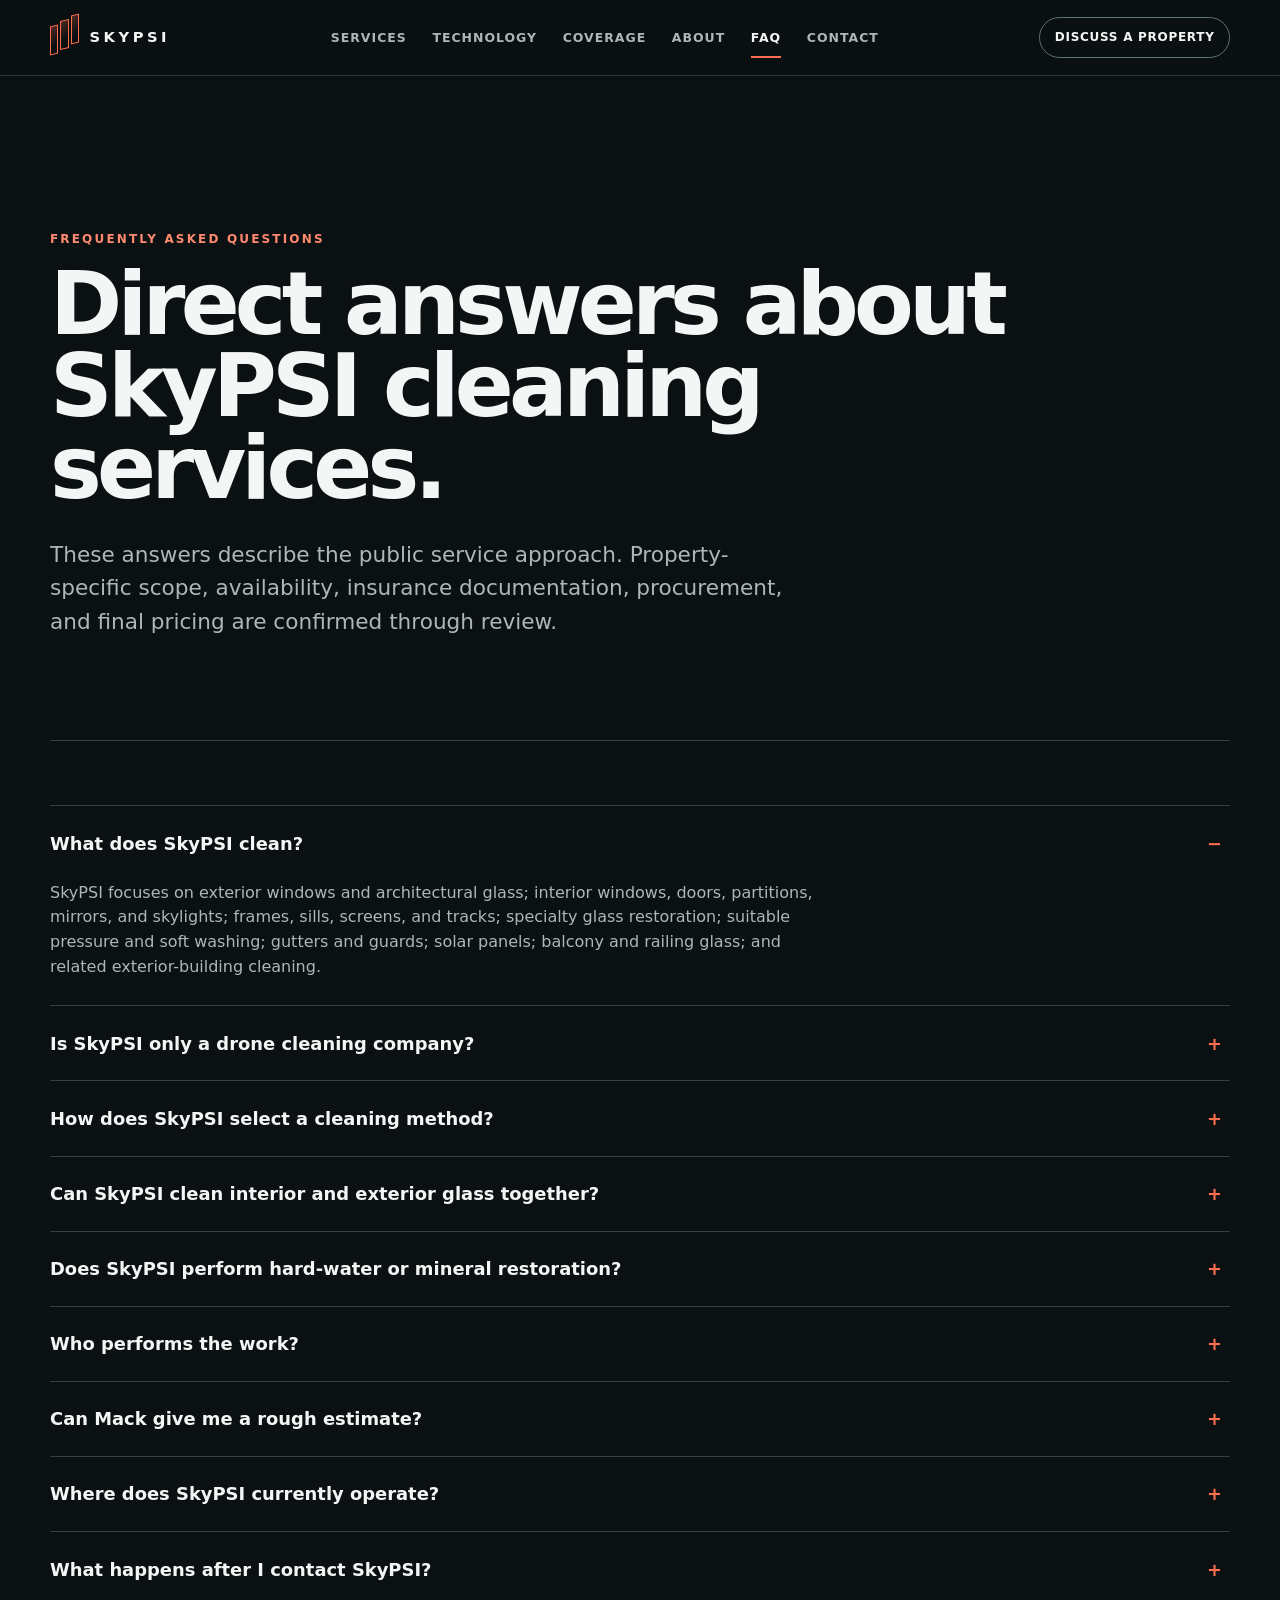
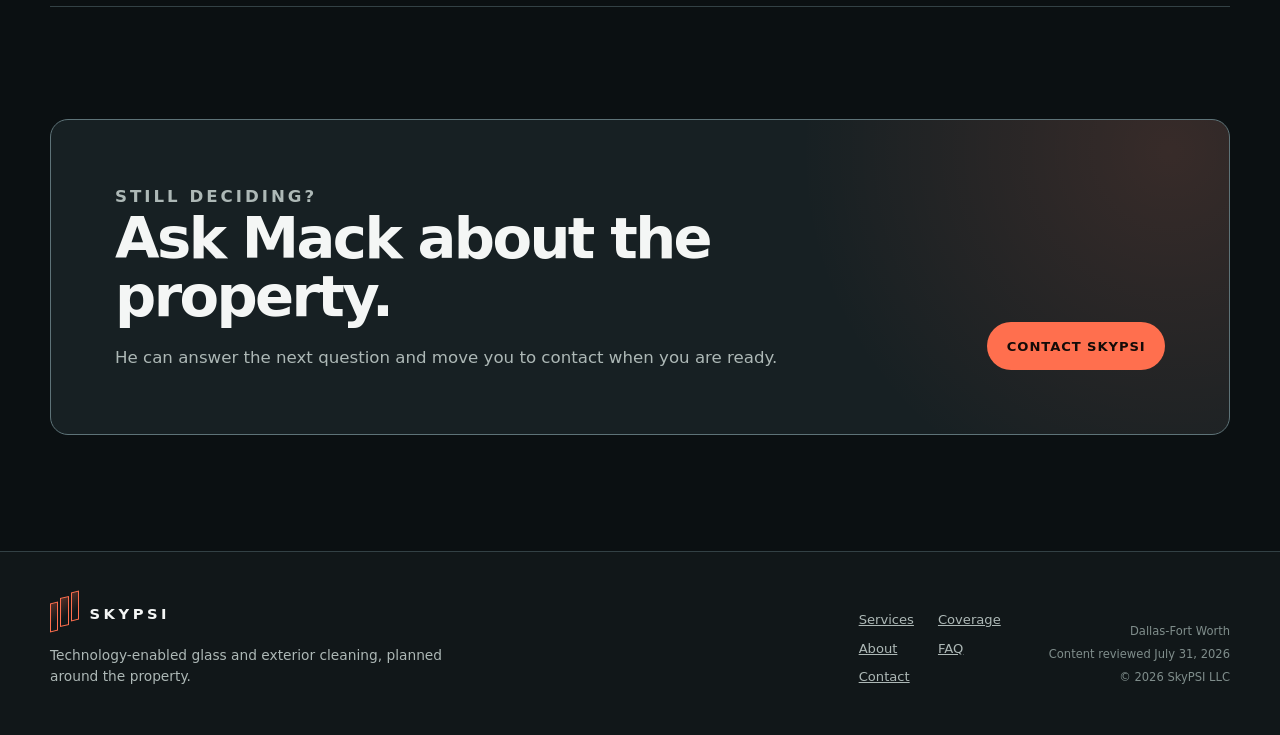
<file: faq/index.html>
<!doctype html>
<html lang="en">
<head>
  <meta charset="utf-8">
  <meta name="viewport" content="width=device-width, initial-scale=1">
  <meta name="description" content="Answers about SkyPSI glass cleaning, exterior care, technology, estimates, service coverage, and property assessment.">
  <meta name="robots" content="index, follow, max-image-preview:none">
  <meta name="theme-color" content="#111719">
  <meta name="referrer" content="strict-origin-when-cross-origin">
  <meta http-equiv="Content-Security-Policy" content="default-src 'self'; style-src 'self'; script-src 'self'; frame-src https://mack.skypsi.com; connect-src 'none'; img-src 'none'; font-src 'self'; object-src 'none'; base-uri 'self'; form-action 'none'; frame-ancestors 'self'; upgrade-insecure-requests">
  <link rel="canonical" href="https://skypsi.com/faq/">
  <link rel="stylesheet" href="/assets/site.css">
  <title>SkyPSI Cleaning Services FAQ</title>
</head>
<body data-route="/faq/">
  <a class="skip-link" href="#main">Skip to content</a>
  <header class="site-header">
    <a class="brand" href="/" aria-label="SkyPSI home"><span class="brand-mark" aria-hidden="true"><i></i><i></i><i></i></span><span>SKYPSI</span></a>
    <nav class="site-nav" aria-label="Primary navigation"><a href="/services/dfw-commercial-exterior-cleaning/">Services</a><a href="/#technology">Technology</a><a href="/coverage/">Coverage</a><a href="/about/">About</a><a href="/faq/" aria-current="page">FAQ</a><a href="/contact/">Contact</a></nav>
    <a class="header-cta" href="/contact/">Discuss a property</a>
  </header>
  <main id="main">
<section class="page-hero section-shell">
  <p class="kicker">Frequently asked questions</p>
  <h1>Direct answers about SkyPSI cleaning services.</h1>
  <p>These answers describe the public service approach. Property-specific scope, availability, insurance documentation, procurement, and final pricing are confirmed through review.</p>
</section>

<section class="faq-list section-shell">
  <details open><summary>What does SkyPSI clean?</summary><p>SkyPSI focuses on exterior windows and architectural glass; interior windows, doors, partitions, mirrors, and skylights; frames, sills, screens, and tracks; specialty glass restoration; suitable pressure and soft washing; gutters and guards; solar panels; balcony and railing glass; and related exterior-building cleaning.</p></details>
  <details><summary>Is SkyPSI only a drone cleaning company?</summary><p>No. Drones are one option. Depending on the property, the plan may use robotics, purified-water and water-fed systems, pressure or soft washing, traditional interior tools, specialty restoration, or a hybrid approach.</p></details>
  <details><summary>How does SkyPSI select a cleaning method?</summary><p>Method selection considers surfaces, condition, height, access, occupants, operating hours, water and runoff, surrounding property, weather, and the desired finish. The property-specific proposal records the planned approach.</p></details>
  <details><summary>Can SkyPSI clean interior and exterior glass together?</summary><p>Yes. Interior and exterior glass, detail components, and related exterior services can be coordinated in one property-specific scope when that is the right fit.</p></details>
  <details><summary>Does SkyPSI perform hard-water or mineral restoration?</summary><p>SkyPSI can assess hard-water and mineral deposits, bird droppings, and other specialty glass conditions. Restoration suitability depends on the glass, coating, damage, and test results.</p></details>
  <details><summary>Who performs the work?</summary><p>SkyPSI is the accountable customer-facing service contractor. It coordinates qualified field capability, which may include specialty cleaning businesses, around the accepted scope, methods, and quality requirements.</p></details>
  <details><summary>Can Mack give me a rough estimate?</summary><p>Mack may give rough planning math after collecting enough scale and scope information and verifying a business email. It is not a quote. Final scope and price remain property-specific.</p></details>
  <details><summary>Where does SkyPSI currently operate?</summary><p>Dallas-Fort Worth is the current density focus. Other Texas locations are reviewed against scope and qualified capacity without an automatic serviceability promise.</p></details>
  <details><summary>What happens after I contact SkyPSI?</summary><p>Mack collects the initial property and contact details. The team then determines whether more photos, a site assessment, technical review, or procurement information is needed before a proposal.</p></details>
</section>

<section class="cta-panel section-shell">
  <div><p class="kicker">Still deciding?</p><h2>Ask Mack about the property.</h2><p>He can answer the next question and move you to contact when you are ready.</p></div>
  <a class="button button-primary" href="/contact/">Contact SkyPSI</a>
</section>
</main>
  <footer class="site-footer">
    <div><a class="brand footer-brand" href="/"><span class="brand-mark" aria-hidden="true"><i></i><i></i><i></i></span><span>SKYPSI</span></a><p>Technology-enabled glass and exterior cleaning, planned around the property.</p></div>
    <div class="footer-links"><a href="/services/dfw-commercial-exterior-cleaning/">Services</a><a href="/coverage/">Coverage</a><a href="/about/">About</a><a href="/faq/">FAQ</a><a href="/contact/">Contact</a></div>
    <div class="footer-meta"><span>Dallas-Fort Worth</span><span>Content reviewed July 31, 2026</span><span>&copy; 2026 SkyPSI LLC</span></div>
  </footer>

  <script src="/assets/site.js" defer></script>
</body>
</html>
</file>
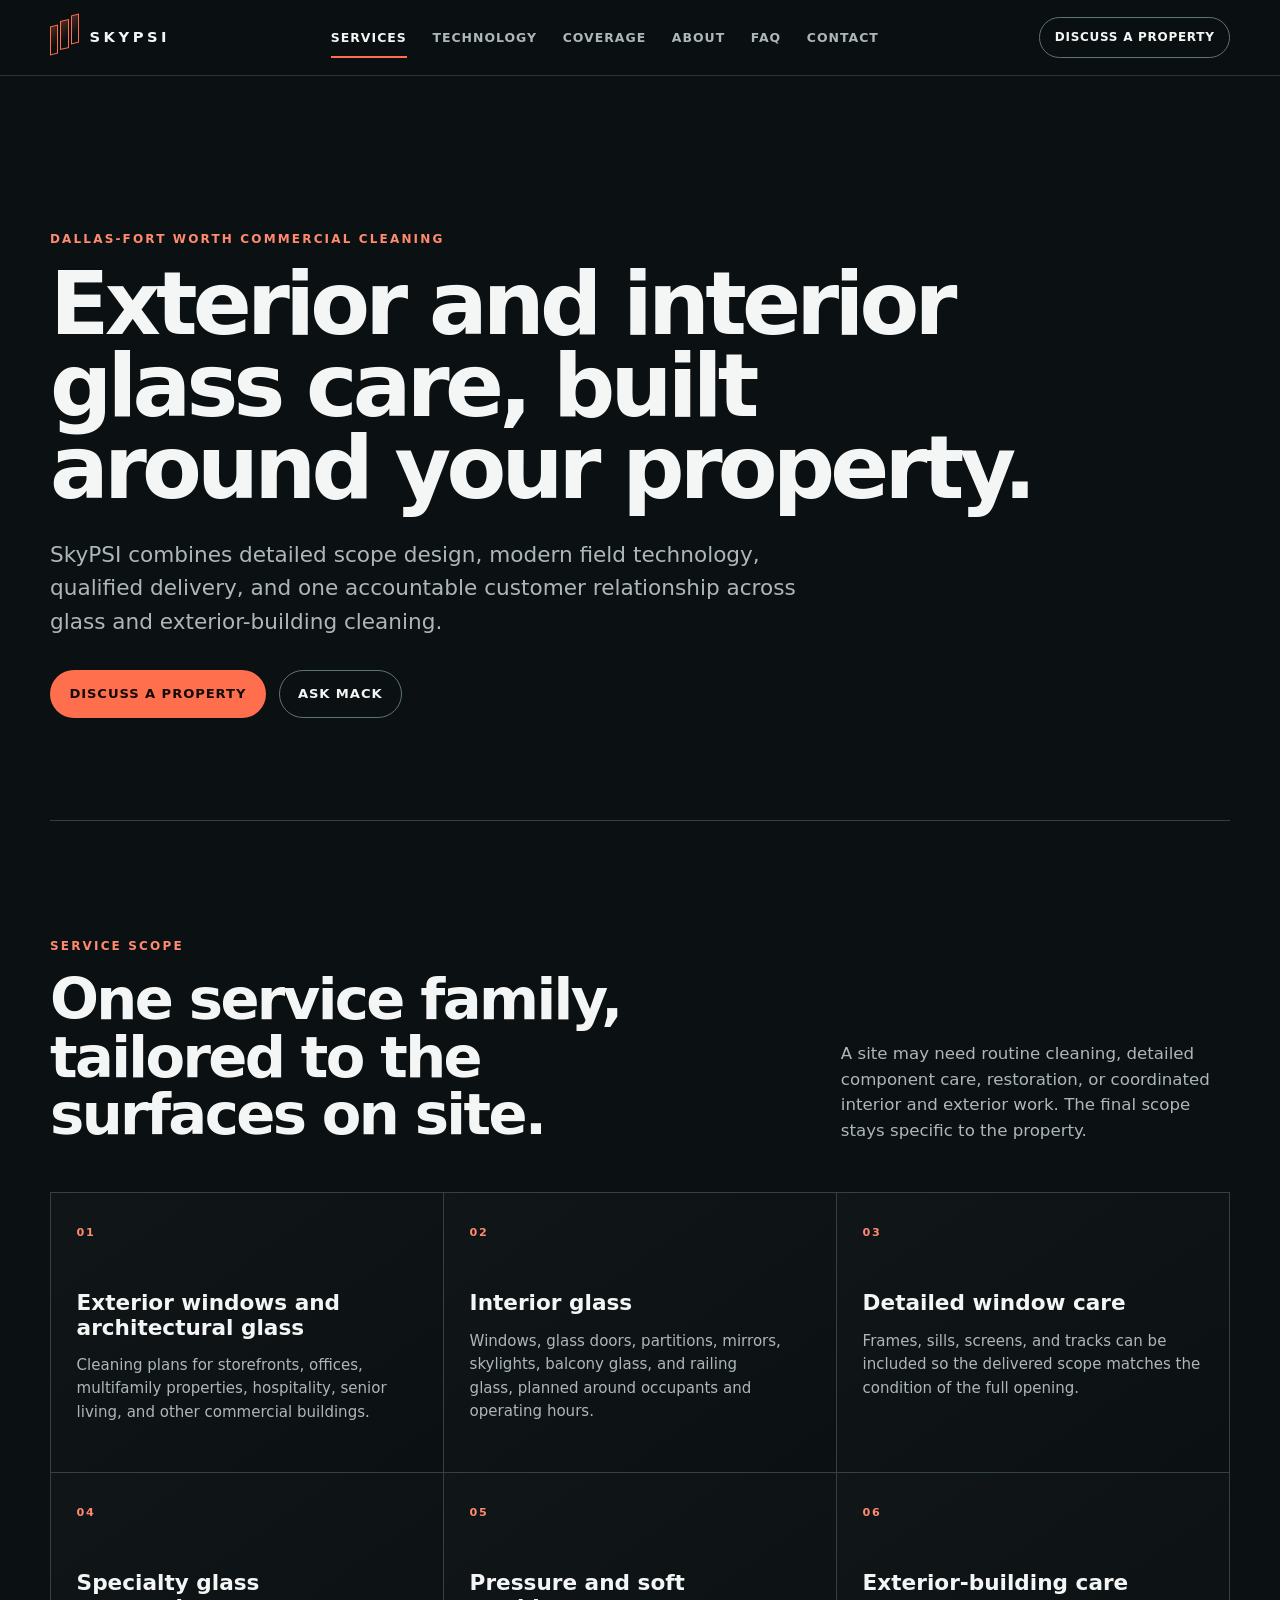
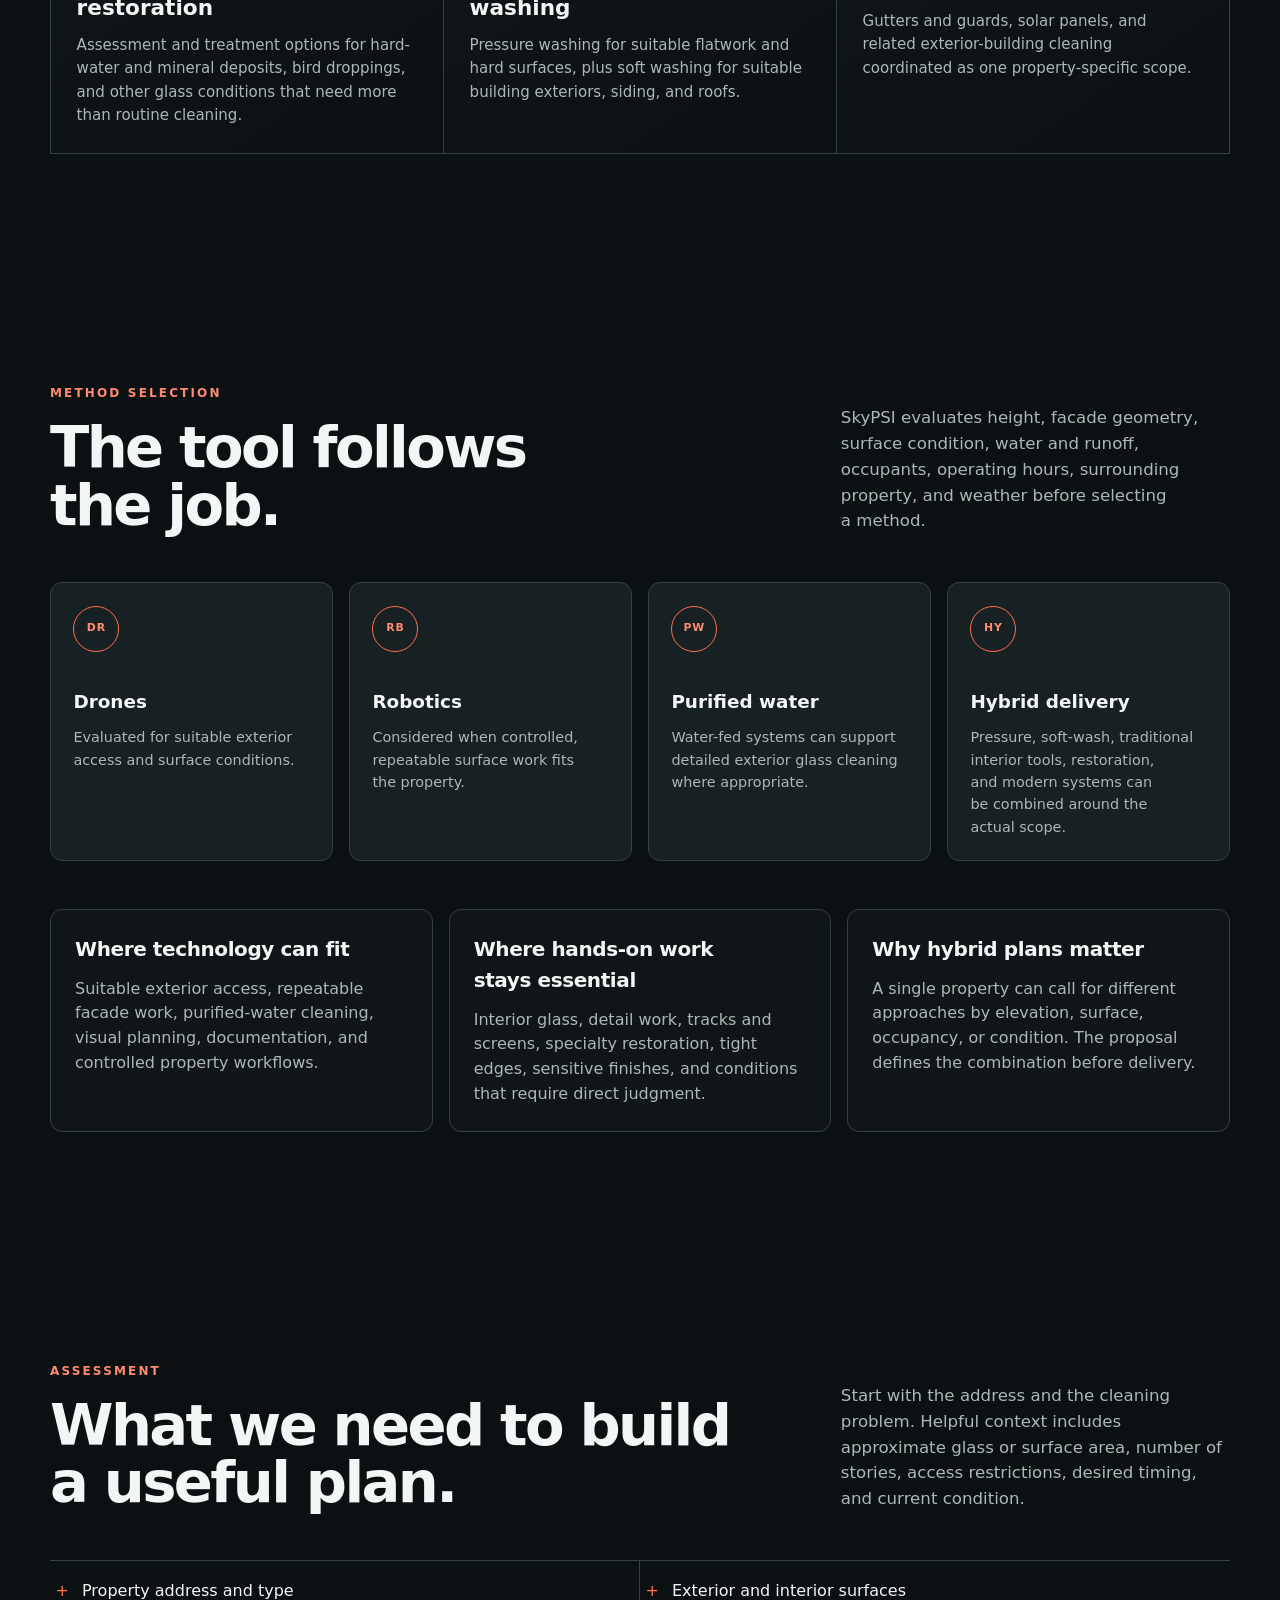
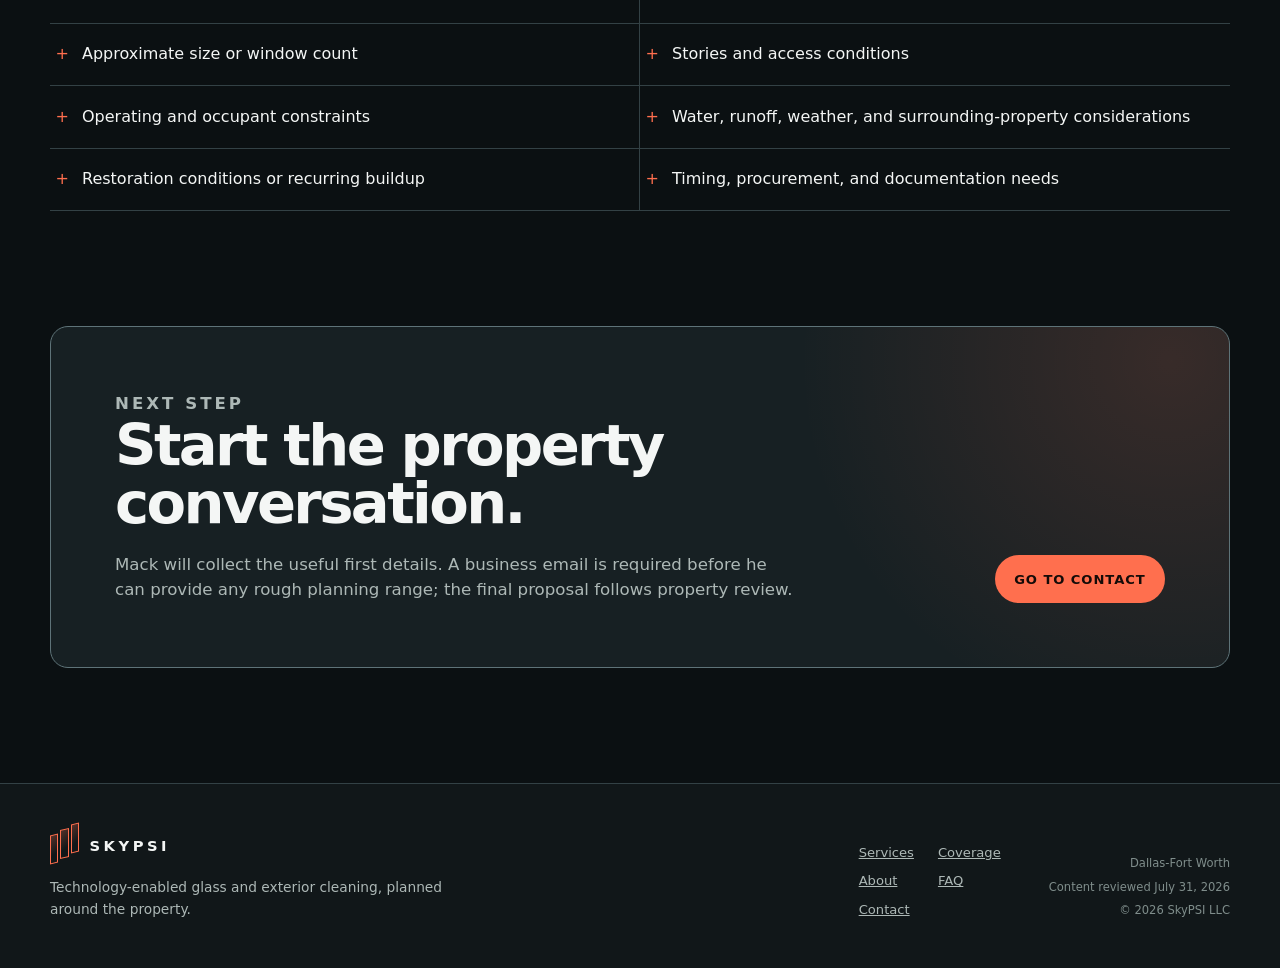
<file: services/dfw-commercial-exterior-cleaning/index.html>
<!doctype html>
<html lang="en">
<head>
  <meta charset="utf-8">
  <meta name="viewport" content="width=device-width, initial-scale=1">
  <meta name="description" content="Property-specific exterior and interior glass cleaning, washing, restoration, and related exterior-building care across Dallas-Fort Worth.">
  <meta name="robots" content="index, follow, max-image-preview:none">
  <meta name="theme-color" content="#111719">
  <meta name="referrer" content="strict-origin-when-cross-origin">
  <meta http-equiv="Content-Security-Policy" content="default-src 'self'; style-src 'self'; script-src 'self'; frame-src https://mack.skypsi.com; connect-src 'none'; img-src 'none'; font-src 'self'; object-src 'none'; base-uri 'self'; form-action 'none'; frame-ancestors 'self'; upgrade-insecure-requests">
  <link rel="canonical" href="https://skypsi.com/services/dfw-commercial-exterior-cleaning/">
  <link rel="stylesheet" href="/assets/site.css">
  <title>Commercial Glass and Exterior Cleaning in DFW | SkyPSI</title>
</head>
<body data-route="/services/dfw-commercial-exterior-cleaning/">
  <a class="skip-link" href="#main">Skip to content</a>
  <header class="site-header">
    <a class="brand" href="/" aria-label="SkyPSI home"><span class="brand-mark" aria-hidden="true"><i></i><i></i><i></i></span><span>SKYPSI</span></a>
    <nav class="site-nav" aria-label="Primary navigation"><a href="/services/dfw-commercial-exterior-cleaning/" aria-current="page">Services</a><a href="/#technology">Technology</a><a href="/coverage/">Coverage</a><a href="/about/">About</a><a href="/faq/">FAQ</a><a href="/contact/">Contact</a></nav>
    <a class="header-cta" href="/contact/">Discuss a property</a>
  </header>
  <main id="main">
<section class="page-hero section-shell">
  <p class="kicker">Dallas-Fort Worth commercial cleaning</p>
  <h1>Exterior and interior glass care, built around your property.</h1>
  <p>SkyPSI combines detailed scope design, modern field technology, qualified delivery, and one accountable customer relationship across glass and exterior-building cleaning.</p>
  <div class="action-row"><a class="button button-primary" href="/contact/">Discuss a property</a><a class="button button-secondary" data-mack-url href="https://mack.skypsi.com/mack">Ask Mack</a></div>
</section>

<section class="content-section section-shell">
  <div class="section-heading"><div><p class="kicker">Service scope</p><h2>One service family, tailored to the surfaces on site.</h2></div><p>A site may need routine cleaning, detailed component care, restoration, or coordinated interior and exterior work. The final scope stays specific to the property.</p></div>
  <div class="service-grid" aria-label="Cleaning services">
  <article class="service-card"><span class="service-number">01</span><h3>Exterior windows and architectural glass</h3><p>Cleaning plans for storefronts, offices, multifamily properties, hospitality, senior living, and other commercial buildings.</p></article>
  <article class="service-card"><span class="service-number">02</span><h3>Interior glass</h3><p>Windows, glass doors, partitions, mirrors, skylights, balcony glass, and railing glass, planned around occupants and operating hours.</p></article>
  <article class="service-card"><span class="service-number">03</span><h3>Detailed window care</h3><p>Frames, sills, screens, and tracks can be included so the delivered scope matches the condition of the full opening.</p></article>
  <article class="service-card"><span class="service-number">04</span><h3>Specialty glass restoration</h3><p>Assessment and treatment options for hard-water and mineral deposits, bird droppings, and other glass conditions that need more than routine cleaning.</p></article>
  <article class="service-card"><span class="service-number">05</span><h3>Pressure and soft washing</h3><p>Pressure washing for suitable flatwork and hard surfaces, plus soft washing for suitable building exteriors, siding, and roofs.</p></article>
  <article class="service-card"><span class="service-number">06</span><h3>Exterior-building care</h3><p>Gutters and guards, solar panels, and related exterior-building cleaning coordinated as one property-specific scope.</p></article>
</div>
</section>

<section class="content-section section-shell technology-band">
  <div class="section-heading"><div><p class="kicker">Method selection</p><h2>The tool follows the job.</h2></div><p>SkyPSI evaluates height, facade geometry, surface condition, water and runoff, occupants, operating hours, surrounding property, and weather before selecting a method.</p></div>
  <div class="method-grid">
  <article><span class="method-icon" aria-hidden="true">DR</span><h3>Drones</h3><p>Evaluated for suitable exterior access and surface conditions.</p></article>
  <article><span class="method-icon" aria-hidden="true">RB</span><h3>Robotics</h3><p>Considered when controlled, repeatable surface work fits the property.</p></article>
  <article><span class="method-icon" aria-hidden="true">PW</span><h3>Purified water</h3><p>Water-fed systems can support detailed exterior glass cleaning where appropriate.</p></article>
  <article><span class="method-icon" aria-hidden="true">HY</span><h3>Hybrid delivery</h3><p>Pressure, soft-wash, traditional interior tools, restoration, and modern systems can be combined around the actual scope.</p></article>
</div>
  <div class="decision-grid">
    <article><h3>Where technology can fit</h3><p>Suitable exterior access, repeatable facade work, purified-water cleaning, visual planning, documentation, and controlled property workflows.</p></article>
    <article><h3>Where hands-on work stays essential</h3><p>Interior glass, detail work, tracks and screens, specialty restoration, tight edges, sensitive finishes, and conditions that require direct judgment.</p></article>
    <article><h3>Why hybrid plans matter</h3><p>A single property can call for different approaches by elevation, surface, occupancy, or condition. The proposal defines the combination before delivery.</p></article>
  </div>
</section>

<section class="content-section section-shell">
  <div class="section-heading"><div><p class="kicker">Assessment</p><h2>What we need to build a useful plan.</h2></div><p>Start with the address and the cleaning problem. Helpful context includes approximate glass or surface area, number of stories, access restrictions, desired timing, and current condition.</p></div>
  <ul class="check-grid">
    <li>Property address and type</li><li>Exterior and interior surfaces</li><li>Approximate size or window count</li><li>Stories and access conditions</li><li>Operating and occupant constraints</li><li>Water, runoff, weather, and surrounding-property considerations</li><li>Restoration conditions or recurring buildup</li><li>Timing, procurement, and documentation needs</li>
  </ul>
</section>

<section class="cta-panel section-shell">
  <div><p class="kicker">Next step</p><h2>Start the property conversation.</h2><p>Mack will collect the useful first details. A business email is required before he can provide any rough planning range; the final proposal follows property review.</p></div>
  <a class="button button-primary" href="/contact/">Go to contact</a>
</section>
</main>
  <footer class="site-footer">
    <div><a class="brand footer-brand" href="/"><span class="brand-mark" aria-hidden="true"><i></i><i></i><i></i></span><span>SKYPSI</span></a><p>Technology-enabled glass and exterior cleaning, planned around the property.</p></div>
    <div class="footer-links"><a href="/services/dfw-commercial-exterior-cleaning/">Services</a><a href="/coverage/">Coverage</a><a href="/about/">About</a><a href="/faq/">FAQ</a><a href="/contact/">Contact</a></div>
    <div class="footer-meta"><span>Dallas-Fort Worth</span><span>Content reviewed July 31, 2026</span><span>&copy; 2026 SkyPSI LLC</span></div>
  </footer>

  <script src="/assets/site.js" defer></script>
</body>
</html>
</file>
<file: assets/site.css>
:root {
  color-scheme: dark;
  --ink: #f4f6f5;
  --muted: #adb8b6;
  --dim: #7f8d8b;
  --night: #0b1012;
  --chrome: #111719;
  --panel: #172023;
  --raised: #202b2f;
  --line: #334145;
  --line-hot: #5e7378;
  --ember: #ff6f4e;
  --ember-bright: #ff8a6f;
  --aqua: #8ed6d1;
  --max: 1180px;
  --radius: 18px;
  font-family: Inter, ui-sans-serif, system-ui, -apple-system, BlinkMacSystemFont,
    "Segoe UI", sans-serif;
  font-synthesis: none;
}

* { box-sizing: border-box; }
html { scroll-behavior: smooth; background: var(--night); }
body { margin: 0; background: var(--night); color: var(--ink); font-size: 16px; line-height: 1.55; -webkit-font-smoothing: antialiased; }
a { color: inherit; }
button, input { font: inherit; }
.skip-link { position: fixed; left: 1rem; top: -5rem; z-index: 100; padding: .75rem 1rem; background: var(--ink); color: var(--night); }
.skip-link:focus { top: 1rem; }

.site-header { position: sticky; top: 0; z-index: 20; display: grid; grid-template-columns: auto 1fr auto; align-items: center; gap: 2rem; min-height: 76px; padding: 0 max(24px, calc((100vw - var(--max)) / 2)); border-bottom: 1px solid color-mix(in srgb, var(--line) 76%, transparent); background: color-mix(in srgb, var(--night) 92%, transparent); backdrop-filter: blur(18px); }
.brand { display: inline-flex; align-items: center; gap: .65rem; color: var(--ink); font-size: .92rem; font-weight: 850; letter-spacing: .24em; text-decoration: none; }
.brand-mark { position: relative; display: inline-grid; width: 29px; height: 29px; grid-template-columns: repeat(3, 1fr); gap: 2px; transform: skewY(-14deg); }
.brand-mark i { display: block; border: 1px solid var(--ember); background: linear-gradient(145deg, color-mix(in srgb, var(--ember) 28%, transparent), transparent 68%); }
.brand-mark i:nth-child(2) { transform: translateY(-3px); }
.brand-mark i:nth-child(3) { transform: translateY(-6px); }
.site-nav { display: flex; justify-content: center; align-items: center; gap: clamp(.7rem, 2vw, 1.6rem); }
.site-nav a { position: relative; color: var(--muted); font-size: .78rem; font-weight: 700; letter-spacing: .08em; text-decoration: none; text-transform: uppercase; }
.site-nav a:hover, .site-nav a:focus-visible, .site-nav a[aria-current="page"] { color: var(--ink); }
.site-nav a[aria-current="page"]::after { position: absolute; right: 0; bottom: -.65rem; left: 0; height: 2px; background: var(--ember); content: ""; }
.header-cta { padding: .65rem .9rem; border: 1px solid var(--line-hot); border-radius: 999px; font-size: .75rem; font-weight: 800; letter-spacing: .06em; text-decoration: none; text-transform: uppercase; }
.header-cta:hover, .header-cta:focus-visible { border-color: var(--ember); color: var(--ember-bright); }

.section-shell { width: min(calc(100% - 40px), var(--max)); margin-inline: auto; }
.hero { display: grid; grid-template-columns: minmax(0, 1.05fr) minmax(360px, .95fr); align-items: center; gap: clamp(3rem, 7vw, 7rem); min-height: calc(100vh - 76px); padding-block: clamp(5rem, 10vw, 9rem); }
.kicker { margin: 0 0 1rem; color: var(--ember-bright); font-size: .75rem; font-weight: 850; letter-spacing: .18em; text-transform: uppercase; }
h1, h2, h3, p { text-wrap: pretty; }
h1 { max-width: 900px; margin: 0; font-size: clamp(3rem, 7vw, 6.6rem); font-weight: 760; letter-spacing: -.055em; line-height: .94; }
.hero h1 { max-width: 760px; }
.hero-lead, .page-hero > p:not(.kicker) { max-width: 760px; margin: 1.75rem 0 0; color: var(--muted); font-size: clamp(1.08rem, 2vw, 1.35rem); }
.action-row { display: flex; flex-wrap: wrap; align-items: center; gap: .8rem; margin-top: 2rem; }
.button { display: inline-flex; min-height: 48px; align-items: center; justify-content: center; padding: .8rem 1.15rem; border: 1px solid transparent; border-radius: 999px; font-size: .82rem; font-weight: 850; letter-spacing: .07em; line-height: 1; text-decoration: none; text-transform: uppercase; cursor: pointer; }
.button-primary { background: var(--ember); color: #140b08; }
.button-primary:hover, .button-primary:focus-visible { background: var(--ember-bright); }
.button-secondary { border-color: var(--line-hot); background: transparent; color: var(--ink); }
.button-secondary:hover, .button-secondary:focus-visible { border-color: var(--aqua); color: var(--aqua); }
.microcopy { margin-top: 1rem; color: var(--dim); font-size: .82rem; }
.text-link { color: var(--ink); font-weight: 750; text-decoration-color: var(--ember); text-decoration-thickness: 2px; text-underline-offset: .35em; }
.text-link:hover, .text-link:focus-visible { color: var(--ember-bright); }

.glass-system { position: relative; min-height: 560px; overflow: hidden; border: 1px solid var(--line); border-radius: var(--radius); background: radial-gradient(circle at 75% 16%, rgba(142, 214, 209, .13), transparent 30%), linear-gradient(145deg, #152125, #0c1214 68%); box-shadow: 0 35px 100px rgba(0,0,0,.45); }
.glass-grid { position: absolute; inset: 7%; background: linear-gradient(90deg, transparent 49.65%, rgba(142,214,209,.18) 49.8%, rgba(142,214,209,.18) 50.2%, transparent 50.35%), linear-gradient(0deg, transparent 49.65%, rgba(142,214,209,.18) 49.8%, rgba(142,214,209,.18) 50.2%, transparent 50.35%); background-size: 25% 20%; border: 1px solid rgba(142,214,209,.3); transform: perspective(900px) rotateY(-8deg) rotateX(2deg); }
.glass-grid::before, .glass-grid::after { position: absolute; content: ""; }
.glass-grid::before { inset: 11% 15%; border: 1px solid rgba(255,111,78,.45); }
.glass-grid::after { top: 8%; right: 8%; width: 17%; height: 38%; background: linear-gradient(180deg, rgba(255,111,78,.22), transparent); border-top: 2px solid var(--ember); }
.scan-line { position: absolute; top: 13%; right: 15%; bottom: 13%; width: 2px; background: linear-gradient(transparent, var(--ember), transparent); box-shadow: 0 0 24px var(--ember); animation: scan 5s ease-in-out infinite alternate; }
.route-dot { position: absolute; width: 14px; height: 14px; border: 3px solid var(--night); border-radius: 50%; background: var(--aqua); box-shadow: 0 0 0 1px var(--aqua), 0 0 25px var(--aqua); }
.route-dot-one { left: 20%; top: 28%; }
.route-dot-two { right: 24%; bottom: 31%; background: var(--ember); box-shadow: 0 0 0 1px var(--ember), 0 0 25px var(--ember); }
.system-label { position: absolute; right: 8%; bottom: 7%; left: 8%; display: flex; justify-content: space-between; gap: 1rem; padding-top: 1rem; border-top: 1px solid var(--line); color: var(--dim); font-size: .72rem; letter-spacing: .1em; text-transform: uppercase; }
.system-label strong { color: var(--ink); }
@keyframes scan { from { transform: translateX(-280px); } to { transform: translateX(0); } }
@media (prefers-reduced-motion: reduce) { html { scroll-behavior: auto; } .scan-line { animation: none; } }

.trust-strip { display: flex; flex-wrap: wrap; justify-content: center; gap: 1px; border-block: 1px solid var(--line); background: var(--line); }
.trust-strip span { flex: 1 1 220px; padding: 1rem; background: var(--chrome); color: var(--muted); text-align: center; font-size: .72rem; font-weight: 800; letter-spacing: .1em; text-transform: uppercase; }
.content-section { padding-block: clamp(5rem, 9vw, 8rem); }
.section-heading { display: grid; grid-template-columns: minmax(0, 1.15fr) minmax(280px, .65fr); gap: clamp(2rem, 8vw, 8rem); align-items: end; margin-bottom: 3rem; }
.section-heading h2, .cta-panel h2 { margin: 0; font-size: clamp(2.15rem, 4.5vw, 4.5rem); letter-spacing: -.045em; line-height: 1; }
.section-heading > p, .cta-panel p { margin: 0; color: var(--muted); font-size: 1.04rem; }
.service-grid { display: grid; grid-template-columns: repeat(3, minmax(0, 1fr)); border-top: 1px solid var(--line); border-left: 1px solid var(--line); }
.service-card { min-height: 280px; padding: 1.6rem; border-right: 1px solid var(--line); border-bottom: 1px solid var(--line); background: linear-gradient(145deg, rgba(255,255,255,.025), transparent); }
.service-card:hover { background: linear-gradient(145deg, rgba(142,214,209,.06), transparent); }
.service-number { color: var(--ember-bright); font-size: .7rem; font-weight: 850; letter-spacing: .14em; }
.service-card h3 { max-width: 300px; margin: 3rem 0 .9rem; font-size: 1.35rem; line-height: 1.12; }
.service-card p { margin: 0; color: var(--muted); font-size: .94rem; }
.section-actions { margin-top: 2rem; }
.technology-band { position: relative; }
.technology-band::before { position: absolute; z-index: -1; inset: 0 calc((100vw - 100%) / -2); background: var(--chrome); border-block: 1px solid var(--line); content: ""; }
.method-grid { display: grid; grid-template-columns: repeat(4, 1fr); gap: 1rem; }
.method-grid article { padding: 1.4rem; border: 1px solid var(--line); border-radius: 12px; background: var(--panel); }
.method-icon { display: grid; width: 46px; height: 46px; place-items: center; border: 1px solid var(--ember); border-radius: 50%; color: var(--ember-bright); font-size: .68rem; font-weight: 850; letter-spacing: .08em; }
.method-grid h3 { margin: 2.3rem 0 .6rem; font-size: 1.15rem; }
.method-grid p { margin: 0; color: var(--muted); font-size: .9rem; }
.process-list { display: grid; margin: 0; padding: 0; border-top: 1px solid var(--line); list-style: none; }
.process-list li { display: grid; grid-template-columns: 110px 1fr; gap: 1rem; padding: 1.6rem 0; border-bottom: 1px solid var(--line); }
.process-list li > span { color: var(--ember-bright); font-size: .74rem; font-weight: 850; letter-spacing: .14em; }
.process-list h3 { margin: 0 0 .35rem; font-size: 1.2rem; }
.process-list p { max-width: 760px; margin: 0; color: var(--muted); }
.cta-panel { display: grid; grid-template-columns: minmax(0, 1fr) auto; gap: 3rem; align-items: end; margin-bottom: clamp(5rem, 9vw, 8rem); padding: clamp(2rem, 5vw, 4.5rem); border: 1px solid var(--line-hot); border-radius: var(--radius); background: radial-gradient(circle at 95% 10%, rgba(255,111,78,.14), transparent 32%), var(--panel); }
.cta-panel p:not(.kicker) { max-width: 680px; margin-top: 1.2rem; }
.action-stack { display: grid; gap: 1rem; justify-items: start; }

.page-hero { padding-block: clamp(6rem, 12vw, 10rem) clamp(4rem, 8vw, 7rem); border-bottom: 1px solid var(--line); }
.page-hero h1 { max-width: 1000px; font-size: clamp(3rem, 6.8vw, 6.4rem); }
.decision-grid, .values-grid { display: grid; grid-template-columns: repeat(3, 1fr); gap: 1rem; margin-top: 3rem; }
.decision-grid article, .values-grid article { padding: 1.5rem; border: 1px solid var(--line); border-radius: 12px; background: rgba(255,255,255,.02); }
.decision-grid h3, .values-grid h2 { margin: 0 0 .7rem; font-size: 1.25rem; letter-spacing: -.02em; }
.decision-grid p, .values-grid p { margin: 0; color: var(--muted); }
.check-grid { display: grid; grid-template-columns: repeat(2, 1fr); margin: 0; padding: 0; border-top: 1px solid var(--line); list-style: none; }
.check-grid li { position: relative; padding: 1.15rem 1rem 1.15rem 2rem; border-bottom: 1px solid var(--line); }
.check-grid li:nth-child(odd) { border-right: 1px solid var(--line); }
.check-grid li::before { position: absolute; left: .35rem; color: var(--ember); content: "+"; }
.compact-section { padding-top: 2rem; }

.contact-layout { display: grid; grid-template-columns: minmax(320px, .7fr) minmax(420px, 1fr); gap: clamp(2rem, 6vw, 6rem); align-items: start; padding-block: 4rem 7rem; }
.contact-guidance { position: sticky; top: 110px; }
.contact-guidance h2 { margin: 0 0 1.5rem; font-size: clamp(2rem, 3.5vw, 3.5rem); letter-spacing: -.04em; line-height: 1.03; }
.contact-list { display: grid; gap: 0; margin: 2rem 0; padding: 0; border-top: 1px solid var(--line); list-style: none; }
.contact-list li { display: grid; grid-template-columns: 45px 1fr; gap: .75rem; padding: 1rem 0; border-bottom: 1px solid var(--line); }
.contact-list li > span { color: var(--ember-bright); font-size: .7rem; font-weight: 850; letter-spacing: .12em; }
.contact-list p { margin: .2rem 0 0; color: var(--muted); font-size: .9rem; }
.privacy-note { padding: 1rem; border-left: 2px solid var(--aqua); background: rgba(142,214,209,.05); color: var(--muted); font-size: .84rem; }
.mack-frame-shell { overflow: hidden; border: 1px solid var(--line-hot); border-radius: var(--radius); background: var(--panel); box-shadow: 0 35px 100px rgba(0,0,0,.4); }
.frame-head { display: flex; min-height: 54px; align-items: center; justify-content: space-between; gap: 1rem; padding: .75rem 1rem; border-bottom: 1px solid var(--line); background: var(--chrome); font-size: .78rem; }
.frame-head > div { display: flex; align-items: center; gap: .55rem; }
.frame-head span:not(.status-dot) { color: var(--muted); }
.frame-head a { color: var(--aqua); }
.status-dot { width: 8px; height: 8px; border-radius: 50%; background: var(--aqua); box-shadow: 0 0 14px var(--aqua); }
.mack-frame { display: block; width: 100%; height: min(680px, 75vh); border: 0; background: var(--raised); }
.frame-fallback { margin: 0; padding: .75rem 1rem; color: var(--muted); font-size: .78rem; }
.frame-fallback a { color: var(--aqua); }
.mack-dialog { width: min(460px, calc(100vw - 24px)); max-width: none; height: min(760px, calc(100vh - 24px)); max-height: none; padding: 0; overflow: hidden; border: 1px solid var(--line-hot); border-radius: var(--radius); background: var(--panel); color: var(--ink); box-shadow: 0 50px 140px rgba(0,0,0,.7); }
.mack-dialog::backdrop { background: rgba(4,7,8,.76); backdrop-filter: blur(8px); }
.mack-dialog .mack-frame { height: calc(100% - 93px); }
.icon-button { border: 0; background: transparent; color: var(--muted); font-size: .75rem; font-weight: 750; cursor: pointer; }
.icon-button:hover, .icon-button:focus-visible { color: var(--ember-bright); }

.coverage-map { display: grid; grid-template-columns: 1fr 180px 1fr; align-items: center; gap: 2rem; }
.market-core, .market-next { min-height: 280px; padding: 2rem; border: 1px solid var(--line); border-radius: var(--radius); background: var(--panel); }
.market-core span, .market-next span { color: var(--ember-bright); font-size: .7rem; font-weight: 850; letter-spacing: .14em; text-transform: uppercase; }
.market-core strong, .market-next strong { display: block; margin: 3rem 0 .75rem; font-size: 1.8rem; }
.market-core p, .market-next p { margin: 0; color: var(--muted); }
.market-path { display: flex; align-items: center; justify-content: space-between; }
.market-path::before { position: absolute; width: 180px; height: 1px; background: var(--line-hot); content: ""; }
.market-path i { z-index: 1; width: 10px; height: 10px; border: 2px solid var(--night); border-radius: 50%; background: var(--ember); box-shadow: 0 0 0 1px var(--ember); }
.values-grid { grid-template-columns: repeat(2, 1fr); padding-block: 6rem; }
.values-grid article { min-height: 300px; padding: 2rem; }
.values-grid article > span { color: var(--ember-bright); font-size: .72rem; font-weight: 850; letter-spacing: .14em; }
.values-grid h2 { max-width: 420px; margin-top: 4rem; font-size: clamp(1.7rem, 3vw, 2.6rem); }
.faq-list { display: grid; gap: 0; padding-block: 4rem 7rem; }
.faq-list details { border-top: 1px solid var(--line); }
.faq-list details:last-child { border-bottom: 1px solid var(--line); }
.faq-list summary { position: relative; padding: 1.45rem 3rem 1.45rem 0; font-size: 1.12rem; font-weight: 720; cursor: pointer; list-style: none; }
.faq-list summary::-webkit-details-marker { display: none; }
.faq-list summary::after { position: absolute; right: .5rem; color: var(--ember); content: "+"; }
.faq-list details[open] summary::after { content: "\2212"; }
.faq-list details p { max-width: 800px; margin: 0; padding: 0 2rem 1.6rem 0; color: var(--muted); }
.not-found { min-height: 70vh; padding-block: 12vh; }
.not-found p:not(.kicker) { color: var(--muted); font-size: 1.15rem; }

.site-footer { display: grid; grid-template-columns: 1fr auto auto; gap: 3rem; align-items: end; padding: 3rem max(24px, calc((100vw - var(--max)) / 2)); border-top: 1px solid var(--line); background: var(--chrome); }
.footer-brand { margin-bottom: 1rem; }
.site-footer p { max-width: 420px; margin: 0; color: var(--muted); font-size: .86rem; }
.footer-links { display: grid; grid-template-columns: repeat(2, auto); gap: .5rem 1.5rem; }
.footer-links a { color: var(--muted); font-size: .82rem; }
.footer-meta { display: grid; gap: .35rem; color: var(--dim); font-size: .72rem; text-align: right; }

:focus-visible { outline: 3px solid var(--aqua); outline-offset: 3px; }
@media (max-width: 980px) {
  .site-header { grid-template-columns: auto 1fr; gap: 1rem; padding-inline: 20px; }
  .site-nav { grid-column: 1 / -1; justify-content: flex-start; order: 3; padding-bottom: .7rem; overflow-x: auto; }
  .header-cta { justify-self: end; }
  .hero { grid-template-columns: 1fr; min-height: auto; }
  .glass-system { min-height: 430px; }
  .service-grid { grid-template-columns: repeat(2, 1fr); }
  .method-grid { grid-template-columns: repeat(2, 1fr); }
  .contact-layout { grid-template-columns: 1fr; }
  .contact-guidance { position: static; }
  .coverage-map { grid-template-columns: 1fr; }
  .market-path { min-height: 100px; flex-direction: column; }
  .market-path::before { width: 1px; height: 100px; }
  .site-footer { grid-template-columns: 1fr 1fr; }
  .footer-meta { grid-column: 1 / -1; text-align: left; }
}
@media (max-width: 680px) {
  .site-header { min-height: 68px; }
  .header-cta { padding: .58rem .72rem; font-size: .68rem; }
  .site-nav { gap: 1.15rem; }
  .site-nav a { white-space: nowrap; }
  .section-shell { width: min(calc(100% - 28px), var(--max)); }
  h1, .page-hero h1 { font-size: clamp(2.75rem, 14vw, 4.4rem); }
  .hero { padding-top: 4rem; }
  .glass-system { min-height: 330px; }
  .system-label { display: grid; }
  .section-heading, .cta-panel { grid-template-columns: 1fr; }
  .service-grid, .method-grid, .decision-grid, .values-grid, .check-grid { grid-template-columns: 1fr; }
  .service-card { min-height: 235px; }
  .check-grid li:nth-child(odd) { border-right: 0; }
  .process-list li { grid-template-columns: 48px 1fr; }
  .contact-layout { padding-top: 2rem; }
  .contact-frame { height: 70vh; min-height: 560px; }
  .site-footer { grid-template-columns: 1fr; }
  .footer-links { grid-template-columns: repeat(3, auto); justify-content: start; }
}
</file>
